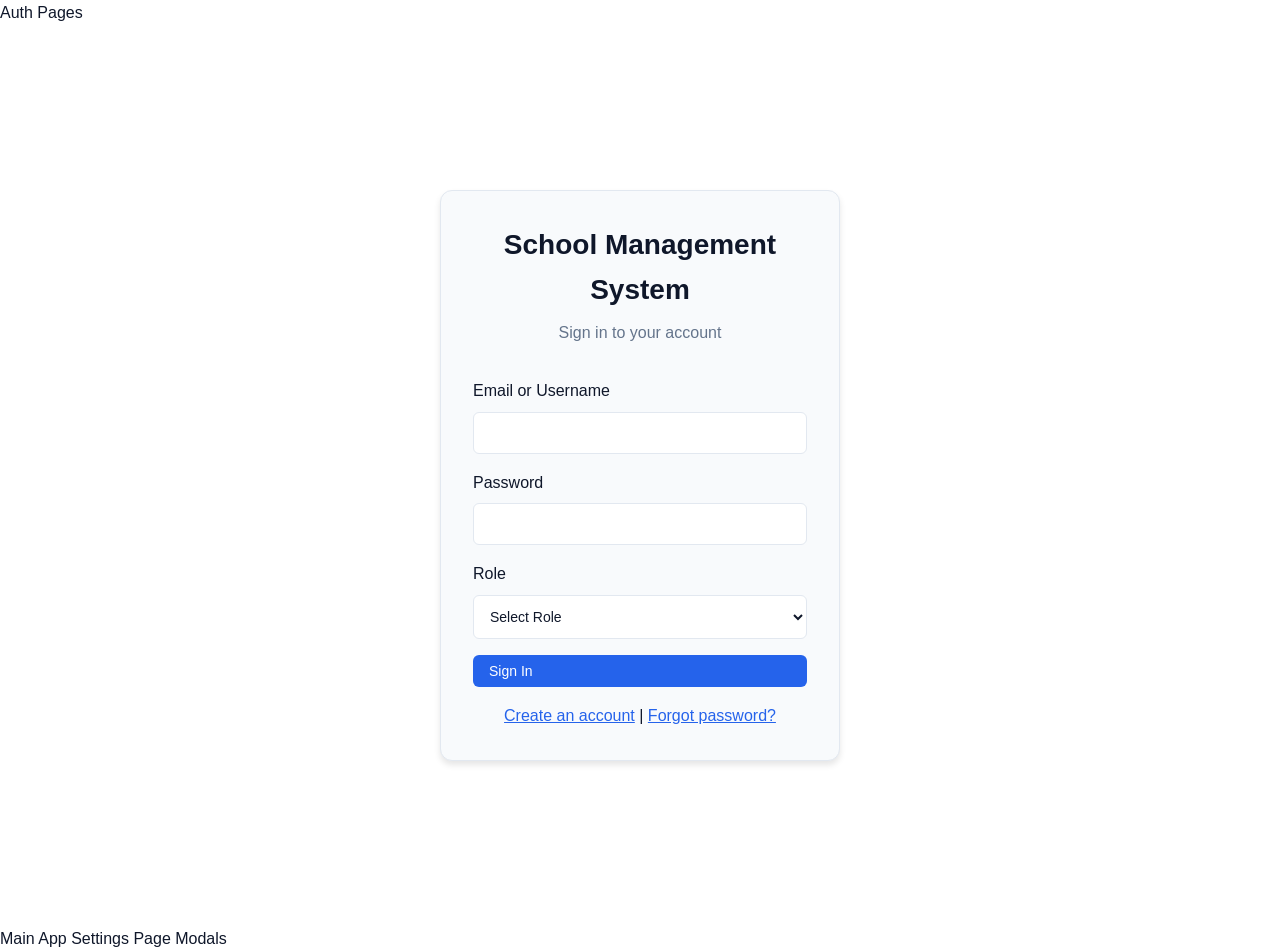
<file: index.html>
<!DOCTYPE html>
<html lang="en">
<head>
    <meta charset="UTF-8">
    <meta name="viewport" content="width=device-width, initial-scale=1.0">
    <title>School Management System</title>
    <style>
        * {
            margin: 0;
            padding: 0;
            box-sizing: border-box;
        }

        :root {
            --primary: #2563eb;
            --primary-dark: #1e40af;
            --secondary: #64748b;
            --success: #10b981;
            --danger: #ef4444;
            --warning: #f59e0b;
            --background: #ffffff;
            --surface: #f8fafc;
            --text: #0f172a;
            --text-secondary: #64748b;
            --border: #e2e8f0;
            --shadow: rgba(0, 0, 0, 0.1);
        }

        [data-theme="dark"] {
            --primary: #3b82f6;
            --primary-dark: #2563eb;
            --background: #0f172a;
            --surface: #1e293b;
            --text: #f1f5f9;
            --text-secondary: #94a3b8;
            --border: #334155;
            --shadow: rgba(0, 0, 0, 0.3);
        }

        body {
            font-family: -apple-system, BlinkMacSystemFont, 'Segoe UI', Roboto, 'Helvetica Neue', Arial, sans-serif;
            background: var(--background);
            color: var(--text);
            line-height: 1.6;
            transition: background 0.3s, color 0.3s;
        }

        .container {
            max-width: 1200px;
            margin: 0 auto;
            padding: 20px;
        }

        /* Header */
        header {
            background: var(--surface);
            border-bottom: 1px solid var(--border);
            padding: 1rem 0;
            position: sticky;
            top: 0;
            z-index: 100;
            box-shadow: 0 2px 4px var(--shadow);
        }

        .header-content {
            max-width: 1200px;
            margin: 0 auto;
            padding: 0 20px;
            display: flex;
            justify-content: space-between;
            align-items: center;
        }

        .logo {
            font-size: 1.5rem;
            font-weight: bold;
            color: var(--primary);
        }

        .header-actions {
            display: flex;
            gap: 1rem;
            align-items: center;
        }

        /* Navigation */
        nav {
            background: var(--surface);
            border-bottom: 1px solid var(--border);
            padding: 0.5rem 0;
        }

        .nav-content {
            max-width: 1200px;
            margin: 0 auto;
            padding: 0 20px;
            display: flex;
            gap: 1rem;
            overflow-x: auto;
        }

        .nav-link {
            padding: 0.5rem 1rem;
            background: none;
            border: none;
            color: var(--text-secondary);
            cursor: pointer;
            white-space: nowrap;
            border-radius: 6px;
            transition: all 0.2s;
        }

        .nav-link:hover {
            background: var(--background);
            color: var(--text);
        }

        .nav-link.active {
            background: var(--primary);
            color: white;
        }

        /* Buttons */
        .btn {
            padding: 0.5rem 1rem;
            border: none;
            border-radius: 6px;
            cursor: pointer;
            font-size: 0.875rem;
            font-weight: 500;
            transition: all 0.2s;
            display: inline-flex;
            align-items: center;
            gap: 0.5rem;
        }

        .btn-primary {
            background: var(--primary);
            color: white;
        }

        .btn-primary:hover {
            background: var(--primary-dark);
        }

        .btn-secondary {
            background: var(--secondary);
            color: white;
        }

        .btn-success {
            background: var(--success);
            color: white;
        }

        .btn-danger {
            background: var(--danger);
            color: white;
        }

        .btn-outline {
            background: transparent;
            border: 1px solid var(--border);
            color: var(--text);
        }

        /* Forms */
        .form-group {
            margin-bottom: 1rem;
        }

        label {
            display: block;
            margin-bottom: 0.5rem;
            font-weight: 500;
            color: var(--text);
        }

        input, select, textarea {
            width: 100%;
            padding: 0.75rem;
            border: 1px solid var(--border);
            border-radius: 6px;
            background: var(--background);
            color: var(--text);
            font-size: 0.875rem;
        }

        input:focus, select:focus, textarea:focus {
            outline: none;
            border-color: var(--primary);
        }

        /* Cards */
        .card {
            background: var(--surface);
            border: 1px solid var(--border);
            border-radius: 8px;
            padding: 1.5rem;
            margin-bottom: 1rem;
            box-shadow: 0 1px 3px var(--shadow);
        }

        .card-header {
            font-size: 1.25rem;
            font-weight: 600;
            margin-bottom: 1rem;
            color: var(--text);
        }

        /* Table */
        .table-container {
            overflow-x: auto;
        }

        table {
            width: 100%;
            border-collapse: collapse;
            background: var(--surface);
            border-radius: 8px;
            overflow: hidden;
        }

        th, td {
            padding: 0.75rem;
            text-align: left;
            border-bottom: 1px solid var(--border);
        }

        th {
            background: var(--background);
            font-weight: 600;
            color: var(--text);
        }

        tr:hover {
            background: var(--background);
        }

        /* Grid */
        .grid {
            display: grid;
            gap: 1rem;
            grid-template-columns: repeat(auto-fill, minmax(250px, 1fr));
        }

        .grid-2 {
            grid-template-columns: repeat(auto-fit, minmax(300px, 1fr));
        }

        /* Stats Cards */
        .stat-card {
            background: var(--surface);
            border: 1px solid var(--border);
            border-radius: 8px;
            padding: 1.5rem;
            text-align: center;
        }

        .stat-value {
            font-size: 2rem;
            font-weight: bold;
            color: var(--primary);
        }

        .stat-label {
            color: var(--text-secondary);
            margin-top: 0.5rem;
        }

        /* Auth Pages */
        .auth-container {
            min-height: 100vh;
            display: flex;
            align-items: center;
            justify-content: center;
            padding: 20px;
        }

        .auth-card {
            background: var(--surface);
            border: 1px solid var(--border);
            border-radius: 12px;
            padding: 2rem;
            width: 100%;
            max-width: 400px;
            box-shadow: 0 4px 6px var(--shadow);
        }

        .auth-header {
            text-align: center;
            margin-bottom: 2rem;
        }

        .auth-title {
            font-size: 1.75rem;
            font-weight: bold;
            margin-bottom: 0.5rem;
        }

        /* Modal */
        .modal {
            display: none;
            position: fixed;
            top: 0;
            left: 0;
            width: 100%;
            height: 100%;
            background: rgba(0, 0, 0, 0.5);
            z-index: 1000;
            align-items: center;
            justify-content: center;
        }

        .modal.active {
            display: flex;
        }

        .modal-content {
            background: var(--surface);
            border-radius: 12px;
            padding: 2rem;
            max-width: 600px;
            width: 90%;
            max-height: 90vh;
            overflow-y: auto;
        }

        .modal-header {
            display: flex;
            justify-content: space-between;
            align-items: center;
            margin-bottom: 1.5rem;
        }

        .modal-title {
            font-size: 1.5rem;
            font-weight: 600;
        }

        .close-modal {
            background: none;
            border: none;
            font-size: 1.5rem;
            cursor: pointer;
            color: var(--text-secondary);
        }

        /* Utilities */
        .hidden {
            display: none !important;
        }

        .text-center {
            text-align: center;
        }

        .mt-1 { margin-top: 0.5rem; }
        .mt-2 { margin-top: 1rem; }
        .mb-1 { margin-bottom: 0.5rem; }
        .mb-2 { margin-bottom: 1rem; }

        .flex {
            display: flex;
        }

        .flex-between {
            display: flex;
            justify-content: space-between;
            align-items: center;
        }

        .gap-1 {
            gap: 0.5rem;
        }

        .gap-2 {
            gap: 1rem;
        }

        /* Student Card */
        .student-card {
            background: var(--surface);
            border: 1px solid var(--border);
            border-radius: 8px;
            padding: 1rem;
            cursor: pointer;
            transition: all 0.2s;
        }

        .student-card:hover {
            box-shadow: 0 4px 6px var(--shadow);
            transform: translateY(-2px);
        }

        .student-photo {
            width: 80px;
            height: 80px;
            border-radius: 50%;
            object-fit: cover;
            margin: 0 auto 1rem;
            display: block;
            background: var(--border);
        }

        .student-name {
            font-weight: 600;
            text-align: center;
            margin-bottom: 0.25rem;
        }

        .student-adm {
            text-align: center;
            color: var(--text-secondary);
            font-size: 0.875rem;
        }

        /* Alert */
        .alert {
            padding: 1rem;
            border-radius: 6px;
            margin-bottom: 1rem;
        }

        .alert-success {
            background: #d1fae5;
            color: #065f46;
            border: 1px solid #10b981;
        }

        .alert-error {
            background: #fee2e2;
            color: #991b1b;
            border: 1px solid #ef4444;
        }

        .alert-info {
            background: #dbeafe;
            color: #1e40af;
            border: 1px solid #3b82f6;
        }

        /* Responsive */
        @media (max-width: 768px) {
            .header-content {
                flex-direction: column;
                gap: 1rem;
            }

            .nav-content {
                flex-wrap: wrap;
            }

            .grid {
                grid-template-columns: 1fr;
            }

            table {
                font-size: 0.875rem;
            }

            th, td {
                padding: 0.5rem;
            }
        }

        /* Loading Spinner */
        .spinner {
            border: 3px solid var(--border);
            border-top: 3px solid var(--primary);
            border-radius: 50%;
            width: 40px;
            height: 40px;
            animation: spin 1s linear infinite;
            margin: 2rem auto;
        }

        @keyframes spin {
            0% { transform: rotate(0deg); }
            100% { transform: rotate(360deg); }
        }

        /* Badge */
        .badge {
            display: inline-block;
            padding: 0.25rem 0.75rem;
            border-radius: 12px;
            font-size: 0.75rem;
            font-weight: 500;
        }

        .badge-primary {
            background: var(--primary);
            color: white;
        }

        .badge-success {
            background: var(--success);
            color: white;
        }

        .badge-warning {
            background: var(--warning);
            color: white;
        }

        .badge-danger {
            background: var(--danger);
            color: white;
        }

        /* Search Bar */
        .search-bar {
            position: relative;
            margin-bottom: 1rem;
        }

        .search-input {
            padding-left: 2.5rem;
        }

        .search-icon {
            position: absolute;
            left: 0.75rem;
            top: 50%;
            transform: translateY(-50%);
            color: var(--text-secondary);
        }

        /* Action Buttons */
        .action-buttons {
            display: flex;
            gap: 0.5rem;
            flex-wrap: wrap;
        }

        .icon-btn {
            padding: 0.5rem;
            border: none;
            background: var(--background);
            border-radius: 6px;
            cursor: pointer;
            color: var(--text);
            transition: all 0.2s;
        }

        .icon-btn:hover {
            background: var(--border);
        }
    </style>
</head>
<body>
     Auth Pages 
    <div id="loginPage" class="auth-container">
        <div class="auth-card">
            <div class="auth-header">
                <h1 class="auth-title">School Management System</h1>
                <p style="color: var(--text-secondary);">Sign in to your account</p>
            </div>
            <form id="loginForm">
                <div class="form-group">
                    <label>Email or Username</label>
                    <input type="text" id="loginEmail" required>
                </div>
                <div class="form-group">
                    <label>Password</label>
                    <input type="password" id="loginPassword" required>
                </div>
                <div class="form-group">
                    <label>Role</label>
                    <select id="loginRole" required>
                        <option value="">Select Role</option>
                        <option value="admin">Admin</option>
                        <option value="dos_social">DoS Social Affairs</option>
                        <option value="finance">Finance</option>
                        <option value="dos_exam">DoS Exam</option>
                        <option value="teacher">Teacher</option>
                        <option value="student">Student</option>
                    </select>
                </div>
                <button type="submit" class="btn btn-primary" style="width: 100%;">Sign In</button>
                <div class="text-center mt-2">
                    <a href="#" onclick="showPage('signupPage')" style="color: var(--primary);">Create an account</a> |
                    <a href="#" onclick="showPage('resetPasswordPage')" style="color: var(--primary);">Forgot password?</a>
                </div>
            </form>
        </div>
    </div>

    <div id="signupPage" class="auth-container hidden">
        <div class="auth-card">
            <div class="auth-header">
                <h1 class="auth-title">Create Account</h1>
                <p style="color: var(--text-secondary);">Sign up for a new account</p>
            </div>
            <form id="signupForm">
                <div class="form-group">
                    <label>Full Name</label>
                    <input type="text" id="signupName" required>
                </div>
                <div class="form-group">
                    <label>Email</label>
                    <input type="email" id="signupEmail" required>
                </div>
                <div class="form-group">
                    <label>Username</label>
                    <input type="text" id="signupUsername" required>
                </div>
                <div class="form-group">
                    <label>Password</label>
                    <input type="password" id="signupPassword" required>
                </div>
                <div class="form-group">
                    <label>Confirm Password</label>
                    <input type="password" id="signupConfirmPassword" required>
                </div>
                <div class="form-group">
                    <label>Role</label>
                    <select id="signupRole" required>
                        <option value="">Select Role</option>
                        <option value="admin">Admin</option>
                        <option value="dos_social">DoS Social Affairs</option>
                        <option value="finance">Finance</option>
                        <option value="dos_exam">DoS Exam</option>
                        <option value="teacher">Teacher</option>
                        <option value="student">Student</option>
                    </select>
                </div>
                <button type="submit" class="btn btn-primary" style="width: 100%;">Create Account</button>
                <div class="text-center mt-2">
                    <a href="#" onclick="showPage('loginPage')" style="color: var(--primary);">Already have an account? Sign in</a>
                </div>
            </form>
        </div>
    </div>

    <div id="resetPasswordPage" class="auth-container hidden">
        <div class="auth-card">
            <div class="auth-header">
                <h1 class="auth-title">Reset Password</h1>
                <p style="color: var(--text-secondary);">Enter your email to reset password</p>
            </div>
            <form id="resetPasswordForm">
                <div class="form-group">
                    <label>Email</label>
                    <input type="email" id="resetEmail" required>
                </div>
                <button type="submit" class="btn btn-primary" style="width: 100%;">Send Reset Link</button>
                <div class="text-center mt-2">
                    <a href="#" onclick="showPage('loginPage')" style="color: var(--primary);">Back to login</a>
                </div>
            </form>
        </div>
    </div>

     Main App 
    <div id="mainApp" class="hidden">
        <header>
            <div class="header-content">
                <div class="logo">School Management System</div>
                <div class="header-actions">
                    <span id="userNameDisplay"></span>
                    <button class="btn btn-outline" onclick="toggleTheme()">🌓 Theme</button>
                    <button class="btn btn-outline" onclick="showPage('settingsPage')">⚙️ Settings</button>
                    <button class="btn btn-danger" onclick="logout()">Logout</button>
                </div>
            </div>
        </header>

        <nav id="mainNav">
            <div class="nav-content">
                <button class="nav-link active" onclick="showView('dashboard')">Dashboard</button>
                <button class="nav-link" onclick="showView('grade7')">Grade 7</button>
                <button class="nav-link" onclick="showView('grade8')">Grade 8</button>
                <button class="nav-link" onclick="showView('grade9')">Grade 9</button>
                <button class="nav-link" onclick="showView('addStudent')">Add Student</button>
                <button class="nav-link" onclick="showView('exams')">Exams</button>
                <button class="nav-link" onclick="showView('payments')">Payments</button>
                <button class="nav-link" onclick="showView('promotion')">Promotion</button>
                <button class="nav-link" onclick="showView('clubs')">Clubs</button>
                <button class="nav-link" onclick="showView('notes')">Notes</button>
                <button class="nav-link" onclick="showView('reportCards')">Report Cards</button>
            </div>
        </nav>

        <div class="container">
             Dashboard View 
            <div id="dashboardView" class="view">
                <h2 class="mb-2">Dashboard</h2>
                <div class="grid">
                    <div class="stat-card">
                        <div class="stat-value" id="totalStudents">0</div>
                        <div class="stat-label">Total Students</div>
                    </div>
                    <div class="stat-card">
                        <div class="stat-value" id="grade7Count">0</div>
                        <div class="stat-label">Grade 7 Students</div>
                    </div>
                    <div class="stat-card">
                        <div class="stat-value" id="grade8Count">0</div>
                        <div class="stat-label">Grade 8 Students</div>
                    </div>
                    <div class="stat-card">
                        <div class="stat-value" id="grade9Count">0</div>
                        <div class="stat-label">Grade 9 Students</div>
                    </div>
                </div>

                <div class="card mt-2">
                    <div class="card-header">Recent Activities</div>
                    <div id="recentActivities">
                        <p style="color: var(--text-secondary);">No recent activities</p>
                    </div>
                </div>
            </div>

             Grade 7 View 
            <div id="grade7View" class="view hidden">
                <div class="flex-between mb-2">
                    <h2>Grade 7 Students</h2>
                    <button class="btn btn-primary" onclick="showView('addStudent')">+ Add Student</button>
                </div>
                <div class="search-bar">
                    <span class="search-icon">🔍</span>
                    <input type="text" class="search-input" placeholder="Search students..." onkeyup="filterStudents(7, this.value)">
                </div>
                <div id="grade7Students" class="grid"></div>
            </div>

             Grade 8 View 
            <div id="grade8View" class="view hidden">
                <div class="flex-between mb-2">
                    <h2>Grade 8 Students</h2>
                    <button class="btn btn-primary" onclick="showView('addStudent')">+ Add Student</button>
                </div>
                <div class="search-bar">
                    <span class="search-icon">🔍</span>
                    <input type="text" class="search-input" placeholder="Search students..." onkeyup="filterStudents(8, this.value)">
                </div>
                <div id="grade8Students" class="grid"></div>
            </div>

             Grade 9 View 
            <div id="grade9View" class="view hidden">
                <div class="flex-between mb-2">
                    <h2>Grade 9 Students</h2>
                    <button class="btn btn-primary" onclick="showView('addStudent')">+ Add Student</button>
                </div>
                <div class="search-bar">
                    <span class="search-icon">🔍</span>
                    <input type="text" class="search-input" placeholder="Search students..." onkeyup="filterStudents(9, this.value)">
                </div>
                <div id="grade9Students" class="grid"></div>
            </div>

             Add Student View 
            <div id="addStudentView" class="view hidden">
                <h2 class="mb-2">Add New Student</h2>
                <div class="card">
                    <form id="addStudentForm">
                        <div class="grid-2">
                            <div class="form-group">
                                <label>First Name *</label>
                                <input type="text" id="studentFirstName" required>
                            </div>
                            <div class="form-group">
                                <label>Last Name *</label>
                                <input type="text" id="studentLastName" required>
                            </div>
                            <div class="form-group">
                                <label>Date of Birth *</label>
                                <input type="date" id="studentDOB" required>
                            </div>
                            <div class="form-group">
                                <label>Gender *</label>
                                <select id="studentGender" required>
                                    <option value="">Select Gender</option>
                                    <option value="Male">Male</option>
                                    <option value="Female">Female</option>
                                </select>
                            </div>
                            <div class="form-group">
                                <label>Grade *</label>
                                <select id="studentGrade" required>
                                    <option value="">Select Grade</option>
                                    <option value="7">Grade 7</option>
                                    <option value="8">Grade 8</option>
                                    <option value="9">Grade 9</option>
                                </select>
                            </div>
                            <div class="form-group">
                                <label>Photo URL</label>
                                <input type="url" id="studentPhoto" placeholder="https://example.com/photo.jpg">
                            </div>
                            <div class="form-group">
                                <label>Parent/Guardian Name</label>
                                <input type="text" id="studentParent">
                            </div>
                            <div class="form-group">
                                <label>Parent Contact</label>
                                <input type="tel" id="studentParentContact">
                            </div>
                            <div class="form-group">
                                <label>Address</label>
                                <input type="text" id="studentAddress">
                            </div>
                            <div class="form-group">
                                <label>Email</label>
                                <input type="email" id="studentEmail">
                            </div>
                        </div>
                        <div class="flex gap-1 mt-2">
                            <button type="submit" class="btn btn-primary">Add Student</button>
                            <button type="button" class="btn btn-outline" onclick="document.getElementById('addStudentForm').reset()">Clear</button>
                        </div>
                    </form>
                </div>
            </div>

             Exams View 
            <div id="examsView" class="view hidden">
                <div class="flex-between mb-2">
                    <h2>Exam Management</h2>
                    <button class="btn btn-primary" onclick="openAddExamModal()">+ Add Exam</button>
                </div>
                <div class="card">
                    <div class="form-group">
                        <label>Select Grade</label>
                        <select id="examGradeFilter" onchange="loadExams()">
                            <option value="7">Grade 7</option>
                            <option value="8">Grade 8</option>
                            <option value="9">Grade 9</option>
                        </select>
                    </div>
                </div>
                <div id="examsList"></div>
            </div>

             Payments View 
            <div id="paymentsView" class="view hidden">
                <h2 class="mb-2">Payment Management</h2>
                <div class="card">
                    <div class="grid-2">
                        <div class="form-group">
                            <label>Select Grade</label>
                            <select id="paymentGradeFilter" onchange="loadPayments()">
                                <option value="7">Grade 7</option>
                                <option value="8">Grade 8</option>
                                <option value="9">Grade 9</option>
                            </select>
                        </div>
                        <div class="form-group">
                            <label>Fee Type</label>
                            <select id="paymentFeeFilter" onchange="loadPayments()">
                                <option value="all">All Fees</option>
                                <option value="tuition">Tuition</option>
                                <option value="lunch">Lunch</option>
                                <option value="school_fees">School Fees</option>
                                <option value="transport">Transport</option>
                                <option value="uniform">Uniform</option>
                            </select>
                        </div>
                    </div>
                    <button class="btn btn-success" onclick="exportPayments()">📊 Export to Excel</button>
                </div>
                <div id="paymentsList" class="table-container"></div>
            </div>

             Promotion View 
            <div id="promotionView" class="view hidden">
                <h2 class="mb-2">Student Promotion</h2>
                <div class="card">
                    <div class="card-header">Promote Students</div>
                    <div class="form-group">
                        <label>From Grade</label>
                        <select id="promoteFromGrade">
                            <option value="7">Grade 7</option>
                            <option value="8">Grade 8</option>
                            <option value="9">Grade 9</option>
                        </select>
                    </div>
                    <div class="form-group">
                        <label>To Grade</label>
                        <select id="promoteToGrade">
                            <option value="8">Grade 8</option>
                            <option value="9">Grade 9</option>
                            <option value="graduated">Graduated</option>
                        </select>
                    </div>
                    <button class="btn btn-primary" onclick="promoteStudents()">Promote All Students</button>
                </div>

                <div class="card mt-2">
                    <div class="card-header">Graduated Students</div>
                    <div class="form-group">
                        <label>Select Year</label>
                        <select id="graduatedYearFilter" onchange="loadGraduatedStudents()">
                            <option value="2024">2024</option>
                            <option value="2023">2023</option>
                            <option value="2022">2022</option>
                        </select>
                    </div>
                    <div id="graduatedStudentsList"></div>
                </div>
            </div>

             Clubs View 
            <div id="clubsView" class="view hidden">
                <div class="flex-between mb-2">
                    <h2>Clubs & Activities</h2>
                    <button class="btn btn-primary" onclick="openAddClubModal()">+ Add Club</button>
                </div>
                <div id="clubsList" class="grid"></div>
            </div>

             Notes View 
            <div id="notesView" class="view hidden">
                <div class="flex-between mb-2">
                    <h2>Study Notes</h2>
                    <button class="btn btn-primary" onclick="openAddNoteModal()">+ Upload Note</button>
                </div>
                <div class="card">
                    <div class="form-group">
                        <label>Filter by Grade</label>
                        <select id="notesGradeFilter" onchange="loadNotes()">
                            <option value="all">All Grades</option>
                            <option value="7">Grade 7</option>
                            <option value="8">Grade 8</option>
                            <option value="9">Grade 9</option>
                        </select>
                    </div>
                </div>
                <div id="notesList"></div>
            </div>

             Report Cards View 
            <div id="reportCardsView" class="view hidden">
                <h2 class="mb-2">Report Card Generator</h2>
                <div class="card">
                    <div class="card-header">Upload Excel File</div>
                    <p style="color: var(--text-secondary); margin-bottom: 1rem;">Upload an Excel file with student marks to generate report cards</p>
                    <div class="form-group">
                        <label>Select Grade</label>
                        <select id="reportCardGrade">
                            <option value="7">Grade 7</option>
                            <option value="8">Grade 8</option>
                            <option value="9">Grade 9</option>
                        </select>
                    </div>
                    <div class="form-group">
                        <label>Excel File</label>
                        <input type="file" id="reportCardFile" accept=".xlsx,.xls,.csv">
                    </div>
                    <button class="btn btn-primary" onclick="generateReportCards()">Generate Report Cards</button>
                </div>
                <div id="reportCardsList" class="mt-2"></div>
            </div>
        </div>
    </div>

     Settings Page 
    <div id="settingsPage" class="hidden">
        <header>
            <div class="header-content">
                <div class="logo">Settings</div>
                <button class="btn btn-outline" onclick="showMainApp()">← Back to Dashboard</button>
            </div>
        </header>
        <div class="container">
            <div class="card">
                <div class="card-header">Account Settings</div>
                <form id="updateProfileForm">
                    <div class="form-group">
                        <label>Full Name</label>
                        <input type="text" id="settingsName">
                    </div>
                    <div class="form-group">
                        <label>Email</label>
                        <input type="email" id="settingsEmail">
                    </div>
                    <button type="submit" class="btn btn-primary">Update Profile</button>
                </form>
            </div>

            <div class="card mt-2">
                <div class="card-header">Change Password</div>
                <form id="changePasswordForm">
                    <div class="form-group">
                        <label>Current Password</label>
                        <input type="password" id="currentPassword" required>
                    </div>
                    <div class="form-group">
                        <label>New Password</label>
                        <input type="password" id="newPassword" required>
                    </div>
                    <div class="form-group">
                        <label>Confirm New Password</label>
                        <input type="password" id="confirmNewPassword" required>
                    </div>
                    <button type="submit" class="btn btn-primary">Change Password</button>
                </form>
            </div>

            <div class="card mt-2">
                <div class="card-header">Theme</div>
                <button class="btn btn-outline" onclick="toggleTheme()">Toggle Dark/Light Mode</button>
            </div>

            <div class="card mt-2">
                <div class="card-header">Danger Zone</div>
                <button class="btn btn-danger" onclick="deleteAccount()">Delete Account</button>
            </div>
        </div>
    </div>

     Modals 
    <div id="addExamModal" class="modal">
        <div class="modal-content">
            <div class="modal-header">
                <h3 class="modal-title">Add New Exam</h3>
                <button class="close-modal" onclick="closeModal('addExamModal')">×</button>
            </div>
            <form id="addExamForm">
                <div class="form-group">
                    <label>Exam Name *</label>
                    <input type="text" id="examName" required>
                </div>
                <div class="form-group">
                    <label>Grade *</label>
                    <select id="examGrade" required>
                        <option value="7">Grade 7</option>
                        <option value="8">Grade 8</option>
                        <option value="9">Grade 9</option>
                    </select>
                </div>
                <div class="form-group">
                    <label>Subject *</label>
                    <input type="text" id="examSubject" required>
                </div>
                <div class="form-group">
                    <label>Date *</label>
                    <input type="date" id="examDate" required>
                </div>
                <div class="form-group">
                    <label>Total Marks *</label>
                    <input type="number" id="examTotalMarks" required>
                </div>
                <button type="submit" class="btn btn-primary">Add Exam</button>
            </form>
        </div>
    </div>

    <div id="addClubModal" class="modal">
        <div class="modal-content">
            <div class="modal-header">
                <h3 class="modal-title">Add New Club</h3>
                <button class="close-modal" onclick="closeModal('addClubModal')">×</button>
            </div>
            <form id="addClubForm">
                <div class="form-group">
                    <label>Club Name *</label>
                    <input type="text" id="clubName" required>
                </div>
                <div class="form-group">
                    <label>Description</label>
                    <textarea id="clubDescription" rows="3"></textarea>
                </div>
                <div class="form-group">
                    <label>Teacher In-Charge</label>
                    <input type="text" id="clubTeacher">
                </div>
                <button type="submit" class="btn btn-primary">Add Club</button>
            </form>
        </div>
    </div>

    <div id="addNoteModal" class="modal">
        <div class="modal-content">
            <div class="modal-header">
                <h3 class="modal-title">Upload Study Note</h3>
                <button class="close-modal" onclick="closeModal('addNoteModal')">×</button>
            </div>
            <form id="addNoteForm">
                <div class="form-group">
                    <label>Title *</label>
                    <input type="text" id="noteTitle" required>
                </div>
                <div class="form-group">
                    <label>Grade *</label>
                    <select id="noteGrade" required>
                        <option value="7">Grade 7</option>
                        <option value="8">Grade 8</option>
                        <option value="9">Grade 9</option>
                    </select>
                </div>
                <div class="form-group">
                    <label>Subject *</label>
                    <input type="text" id="noteSubject" required>
                </div>
                <div class="form-group">
                    <label>File Type *</label>
                    <select id="noteType" required>
                        <option value="pdf">PDF</option>
                        <option value="image">Image</option>
                        <option value="video">Video</option>
                        <option value="text">Text</option>
                    </select>
                </div>
                <div class="form-group">
                    <label>File URL *</label>
                    <input type="url" id="noteUrl" required placeholder="https://example.com/file.pdf">
                </div>
                <button type="submit" class="btn btn-primary">Upload Note</button>
            </form>
        </div>
    </div>

    <div id="studentDetailModal" class="modal">
        <div class="modal-content">
            <div class="modal-header">
                <h3 class="modal-title">Student Details</h3>
                <button class="close-modal" onclick="closeModal('studentDetailModal')">×</button>
            </div>
            <div id="studentDetailContent"></div>
        </div>
    </div>

    <script>
        // Initialize Data Storage
        function initStorage() {
            if (!localStorage.getItem('users')) {
                localStorage.setItem('users', JSON.stringify([]));
            }
            if (!localStorage.getItem('students')) {
                localStorage.setItem('students', JSON.stringify([]));
            }
            if (!localStorage.getItem('exams')) {
                localStorage.setItem('exams', JSON.stringify([]));
            }
            if (!localStorage.getItem('payments')) {
                localStorage.setItem('payments', JSON.stringify([]));
            }
            if (!localStorage.getItem('clubs')) {
                localStorage.setItem('clubs', JSON.stringify([]));
            }
            if (!localStorage.getItem('notes')) {
                localStorage.setItem('notes', JSON.stringify([]));
            }
            if (!localStorage.getItem('graduatedStudents')) {
                localStorage.setItem('graduatedStudents', JSON.stringify([]));
            }
            if (!localStorage.getItem('currentUser')) {
                localStorage.setItem('currentUser', null);
            }
        }

        // Authentication Functions
        function showPage(pageId) {
            document.querySelectorAll('.auth-container, #mainApp, #settingsPage').forEach(el => {
                el.classList.add('hidden');
            });
            document.getElementById(pageId).classList.remove('hidden');
        }

        function showMainApp() {
            showPage('mainApp');
            showView('dashboard');
        }

        function showView(viewName) {
            document.querySelectorAll('.view').forEach(view => {
                view.classList.add('hidden');
            });
            document.getElementById(viewName + 'View').classList.remove('hidden');
            
            document.querySelectorAll('.nav-link').forEach(link => {
                link.classList.remove('active');
            });
            event.target.classList.add('active');

            // Load data for specific views
            if (viewName === 'grade7') loadGradeStudents(7);
            if (viewName === 'grade8') loadGradeStudents(8);
            if (viewName === 'grade9') loadGradeStudents(9);
            if (viewName === 'exams') loadExams();
            if (viewName === 'payments') loadPayments();
            if (viewName === 'clubs') loadClubs();
            if (viewName === 'notes') loadNotes();
            if (viewName === 'dashboard') loadDashboard();
        }

        // Login Form
        document.getElementById('loginForm').addEventListener('submit', function(e) {
            e.preventDefault();
            const email = document.getElementById('loginEmail').value;
            const password = document.getElementById('loginPassword').value;
            const role = document.getElementById('loginRole').value;

            const users = JSON.parse(localStorage.getItem('users'));
            const user = users.find(u => 
                (u.email === email || u.username === email) && 
                u.password === password && 
                u.role === role
            );

            if (user) {
                localStorage.setItem('currentUser', JSON.stringify(user));
                document.getElementById('userNameDisplay').textContent = user.name;
                showMainApp();
                showAlert('success', 'Login successful!');
            } else {
                showAlert('error', 'Invalid credentials or role');
            }
        });

        // Signup Form
        document.getElementById('signupForm').addEventListener('submit', function(e) {
            e.preventDefault();
            const name = document.getElementById('signupName').value;
            const email = document.getElementById('signupEmail').value;
            const username = document.getElementById('signupUsername').value;
            const password = document.getElementById('signupPassword').value;
            const confirmPassword = document.getElementById('signupConfirmPassword').value;
            const role = document.getElementById('signupRole').value;

            if (password !== confirmPassword) {
                showAlert('error', 'Passwords do not match');
                return;
            }

            const users = JSON.parse(localStorage.getItem('users'));
            
            if (users.find(u => u.email === email || u.username === username)) {
                showAlert('error', 'User already exists');
                return;
            }

            users.push({ name, email, username, password, role });
            localStorage.setItem('users', JSON.stringify(users));
            showAlert('success', 'Account created successfully!');
            showPage('loginPage');
        });

        // Reset Password Form
        document.getElementById('resetPasswordForm').addEventListener('submit', function(e) {
            e.preventDefault();
            const email = document.getElementById('resetEmail').value;
            showAlert('success', 'Password reset link sent to ' + email);
            setTimeout(() => showPage('loginPage'), 2000);
        });

        // Add Student Form
        document.getElementById('addStudentForm').addEventListener('submit', function(e) {
            e.preventDefault();
            
            const students = JSON.parse(localStorage.getItem('students'));
            const admNumber = 'ADM' + String(students.length + 1).padStart(4, '0');
            
            const student = {
                admNumber,
                firstName: document.getElementById('studentFirstName').value,
                lastName: document.getElementById('studentLastName').value,
                dob: document.getElementById('studentDOB').value,
                gender: document.getElementById('studentGender').value,
                grade: document.getElementById('studentGrade').value,
                photo: document.getElementById('studentPhoto').value || '/placeholder.svg?height=80&width=80',
                parent: document.getElementById('studentParent').value,
                parentContact: document.getElementById('studentParentContact').value,
                address: document.getElementById('studentAddress').value,
                email: document.getElementById('studentEmail').value,
                createdAt: new Date().toISOString()
            };

            students.push(student);
            localStorage.setItem('students', JSON.stringify(students));
            
            // Initialize payment record
            const payments = JSON.parse(localStorage.getItem('payments'));
            payments.push({
                admNumber,
                tuition: 0,
                lunch: 0,
                schoolFees: 0,
                transport: 0,
                uniform: 0
            });
            localStorage.setItem('payments', JSON.stringify(payments));

            showAlert('success', 'Student added successfully! Admission Number: ' + admNumber);
            document.getElementById('addStudentForm').reset();
            loadDashboard();
        });

        // Load Dashboard
        function loadDashboard() {
            const students = JSON.parse(localStorage.getItem('students'));
            const grade7 = students.filter(s => s.grade === '7').length;
            const grade8 = students.filter(s => s.grade === '8').length;
            const grade9 = students.filter(s => s.grade === '9').length;

            document.getElementById('totalStudents').textContent = students.length;
            document.getElementById('grade7Count').textContent = grade7;
            document.getElementById('grade8Count').textContent = grade8;
            document.getElementById('grade9Count').textContent = grade9;
        }

        // Load Grade Students
        function loadGradeStudents(grade) {
            const students = JSON.parse(localStorage.getItem('students'));
            const gradeStudents = students.filter(s => s.grade === String(grade));
            const container = document.getElementById('grade' + grade + 'Students');
            
            if (gradeStudents.length === 0) {
                container.innerHTML = '<p style="color: var(--text-secondary);">No students in this grade</p>';
                return;
            }

            container.innerHTML = gradeStudents.map(student => `
                <div class="student-card" onclick="viewStudentDetail('${student.admNumber}')">
                    <img src="${student.photo}" alt="${student.firstName}" class="student-photo" onerror="this.src='/placeholder.svg?height=80&width=80'">
                    <div class="student-name">${student.firstName} ${student.lastName}</div>
                    <div class="student-adm">${student.admNumber}</div>
                </div>
            `).join('');
        }

        // Filter Students
        function filterStudents(grade, query) {
            const students = JSON.parse(localStorage.getItem('students'));
            const gradeStudents = students.filter(s => 
                s.grade === String(grade) && 
                (s.firstName.toLowerCase().includes(query.toLowerCase()) ||
                 s.lastName.toLowerCase().includes(query.toLowerCase()) ||
                 s.admNumber.toLowerCase().includes(query.toLowerCase()))
            );
            
            const container = document.getElementById('grade' + grade + 'Students');
            
            if (gradeStudents.length === 0) {
                container.innerHTML = '<p style="color: var(--text-secondary);">No students found</p>';
                return;
            }

            container.innerHTML = gradeStudents.map(student => `
                <div class="student-card" onclick="viewStudentDetail('${student.admNumber}')">
                    <img src="${student.photo}" alt="${student.firstName}" class="student-photo" onerror="this.src='/placeholder.svg?height=80&width=80'">
                    <div class="student-name">${student.firstName} ${student.lastName}</div>
                    <div class="student-adm">${student.admNumber}</div>
                </div>
            `).join('');
        }

        // View Student Detail
        function viewStudentDetail(admNumber) {
            const students = JSON.parse(localStorage.getItem('students'));
            const student = students.find(s => s.admNumber === admNumber);
            const payments = JSON.parse(localStorage.getItem('payments'));
            const payment = payments.find(p => p.admNumber === admNumber);

            const content = `
                <div style="text-align: center; margin-bottom: 1rem;">
                    <img src="${student.photo}" alt="${student.firstName}" style="width: 120px; height: 120px; border-radius: 50%; object-fit: cover;" onerror="this.src='/placeholder.svg?height=120&width=120'">
                </div>
                <h3 style="text-align: center; margin-bottom: 1rem;">${student.firstName} ${student.lastName}</h3>
                <div style="display: grid; gap: 0.5rem;">
                    <p><strong>Admission Number:</strong> ${student.admNumber}</p>
                    <p><strong>Grade:</strong> ${student.grade}</p>
                    <p><strong>Gender:</strong> ${student.gender}</p>
                    <p><strong>Date of Birth:</strong> ${student.dob}</p>
                    <p><strong>Email:</strong> ${student.email || 'N/A'}</p>
                    <p><strong>Parent/Guardian:</strong> ${student.parent || 'N/A'}</p>
                    <p><strong>Parent Contact:</strong> ${student.parentContact || 'N/A'}</p>
                    <p><strong>Address:</strong> ${student.address || 'N/A'}</p>
                </div>
                ${payment ? `
                    <div style="margin-top: 1.5rem;">
                        <h4 style="margin-bottom: 0.5rem;">Payment Status</h4>
                        <div style="display: grid; gap: 0.5rem;">
                            <p><strong>Tuition:</strong> ${payment.tuition}%</p>
                            <p><strong>Lunch:</strong> ${payment.lunch}%</p>
                            <p><strong>School Fees:</strong> ${payment.schoolFees}%</p>
                            <p><strong>Transport:</strong> ${payment.transport}%</p>
                            <p><strong>Uniform:</strong> ${payment.uniform}%</p>
                        </div>
                    </div>
                ` : ''}
                <div style="margin-top: 1.5rem; display: flex; gap: 0.5rem;">
                    <button class="btn btn-primary" onclick="editStudent('${admNumber}')">Edit</button>
                    <button class="btn btn-danger" onclick="deleteStudent('${admNumber}')">Delete</button>
                </div>
            `;

            document.getElementById('studentDetailContent').innerHTML = content;
            openModal('studentDetailModal');
        }

        // Edit Student
        function editStudent(admNumber) {
            closeModal('studentDetailModal');
            showAlert('info', 'Edit functionality - Update student details here');
        }

        // Delete Student
        function deleteStudent(admNumber) {
            if (confirm('Are you sure you want to delete this student?')) {
                let students = JSON.parse(localStorage.getItem('students'));
                students = students.filter(s => s.admNumber !== admNumber);
                localStorage.setItem('students', JSON.stringify(students));
                
                let payments = JSON.parse(localStorage.getItem('payments'));
                payments = payments.filter(p => p.admNumber !== admNumber);
                localStorage.setItem('payments', JSON.stringify(payments));
                
                closeModal('studentDetailModal');
                showAlert('success', 'Student deleted successfully');
                loadDashboard();
                loadGradeStudents(7);
                loadGradeStudents(8);
                loadGradeStudents(9);
            }
        }

        // Exam Management
        function openAddExamModal() {
            openModal('addExamModal');
        }

        document.getElementById('addExamForm').addEventListener('submit', function(e) {
            e.preventDefault();
            
            const exams = JSON.parse(localStorage.getItem('exams'));
            const exam = {
                id: Date.now(),
                name: document.getElementById('examName').value,
                grade: document.getElementById('examGrade').value,
                subject: document.getElementById('examSubject').value,
                date: document.getElementById('examDate').value,
                totalMarks: document.getElementById('examTotalMarks').value,
                createdAt: new Date().toISOString()
            };

            exams.push(exam);
            localStorage.setItem('exams', JSON.stringify(exams));
            
            closeModal('addExamModal');
            showAlert('success', 'Exam added successfully!');
            document.getElementById('addExamForm').reset();
            loadExams();
        });

        function loadExams() {
            const grade = document.getElementById('examGradeFilter').value;
            const exams = JSON.parse(localStorage.getItem('exams'));
            const gradeExams = exams.filter(e => e.grade === grade);
            
            const container = document.getElementById('examsList');
            
            if (gradeExams.length === 0) {
                container.innerHTML = '<div class="card"><p style="color: var(--text-secondary);">No exams found for this grade</p></div>';
                return;
            }

            container.innerHTML = gradeExams.map(exam => `
                <div class="card">
                    <div class="flex-between">
                        <div>
                            <h3>${exam.name}</h3>
                            <p style="color: var(--text-secondary);">${exam.subject} - Grade ${exam.grade}</p>
                            <p style="color: var(--text-secondary);">Date: ${exam.date} | Total Marks: ${exam.totalMarks}</p>
                        </div>
                        <div class="action-buttons">
                            <button class="btn btn-primary" onclick="viewExamMarks(${exam.id})">View Marks</button>
                            <button class="btn btn-success" onclick="exportExamToExcel(${exam.id})">Export</button>
                            <button class="btn btn-danger" onclick="deleteExam(${exam.id})">Delete</button>
                        </div>
                    </div>
                </div>
            `).join('');
        }

        function viewExamMarks(examId) {
            showAlert('info', 'View exam marks functionality');
        }

        function exportExamToExcel(examId) {
            showAlert('success', 'Exam data exported to Excel');
        }

        function deleteExam(examId) {
            if (confirm('Are you sure you want to delete this exam?')) {
                let exams = JSON.parse(localStorage.getItem('exams'));
                exams = exams.filter(e => e.id !== examId);
                localStorage.setItem('exams', JSON.stringify(exams));
                showAlert('success', 'Exam deleted successfully');
                loadExams();
            }
        }

        // Payment Management
        function loadPayments() {
            const grade = document.getElementById('paymentGradeFilter').value;
            const feeType = document.getElementById('paymentFeeFilter').value;
            
            const students = JSON.parse(localStorage.getItem('students'));
            const payments = JSON.parse(localStorage.getItem('payments'));
            
            const gradeStudents = students.filter(s => s.grade === grade);
            
            const container = document.getElementById('paymentsList');
            
            if (gradeStudents.length === 0) {
                container.innerHTML = '<p style="color: var(--text-secondary);">No students in this grade</p>';
                return;
            }

            let tableHTML = `
                <table>
                    <thead>
                        <tr>
                            <th>Adm No</th>
                            <th>Name</th>
                            ${feeType === 'all' || feeType === 'tuition' ? '<th>Tuition</th>' : ''}
                            ${feeType === 'all' || feeType === 'lunch' ? '<th>Lunch</th>' : ''}
                            ${feeType === 'all' || feeType === 'school_fees' ? '<th>School Fees</th>' : ''}
                            ${feeType === 'all' || feeType === 'transport' ? '<th>Transport</th>' : ''}
                            ${feeType === 'all' || feeType === 'uniform' ? '<th>Uniform</th>' : ''}
                            <th>Actions</th>
                        </tr>
                    </thead>
                    <tbody>
            `;

            gradeStudents.forEach(student => {
                const payment = payments.find(p => p.admNumber === student.admNumber) || {
                    tuition: 0, lunch: 0, schoolFees: 0, transport: 0, uniform: 0
                };

                tableHTML += `
                    <tr>
                        <td>${student.admNumber}</td>
                        <td>${student.firstName} ${student.lastName}</td>
                        ${feeType === 'all' || feeType === 'tuition' ? `<td>${payment.tuition}%</td>` : ''}
                        ${feeType === 'all' || feeType === 'lunch' ? `<td>${payment.lunch}%</td>` : ''}
                        ${feeType === 'all' || feeType === 'school_fees' ? `<td>${payment.schoolFees}%</td>` : ''}
                        ${feeType === 'all' || feeType === 'transport' ? `<td>${payment.transport}%</td>` : ''}
                        ${feeType === 'all' || feeType === 'uniform' ? `<td>${payment.uniform}%</td>` : ''}
                        <td>
                            <button class="btn btn-primary" onclick="updatePayment('${student.admNumber}')">Update</button>
                        </td>
                    </tr>
                `;
            });

            tableHTML += '</tbody></table>';
            container.innerHTML = tableHTML;
        }

        function updatePayment(admNumber) {
            const newValue = prompt('Enter payment percentage (0-100):');
            if (newValue !== null && !isNaN(newValue) && newValue >= 0 && newValue <= 100) {
                showAlert('success', 'Payment updated successfully');
                loadPayments();
            }
        }

        function exportPayments() {
            showAlert('success', 'Payment data exported to Excel');
        }

        // Promotion
        function promoteStudents() {
            const fromGrade = document.getElementById('promoteFromGrade').value;
            const toGrade = document.getElementById('promoteToGrade').value;

            if (confirm(`Promote all students from Grade ${fromGrade} to ${toGrade === 'graduated' ? 'Graduated' : 'Grade ' + toGrade}?`)) {
                let students = JSON.parse(localStorage.getItem('students'));
                const toPromote = students.filter(s => s.grade === fromGrade);

                if (toGrade === 'graduated') {
                    const graduated = JSON.parse(localStorage.getItem('graduatedStudents'));
                    toPromote.forEach(student => {
                        graduated.push({
                            ...student,
                            graduationYear: new Date().getFullYear()
                        });
                    });
                    localStorage.setItem('graduatedStudents', JSON.stringify(graduated));
                    students = students.filter(s => s.grade !== fromGrade);
                } else {
                    students = students.map(s => 
                        s.grade === fromGrade ? { ...s, grade: toGrade } : s
                    );
                }

                localStorage.setItem('students', JSON.stringify(students));
                showAlert('success', `${toPromote.length} students promoted successfully!`);
                loadDashboard();
            }
        }

        function loadGraduatedStudents() {
            const year = document.getElementById('graduatedYearFilter').value;
            const graduated = JSON.parse(localStorage.getItem('graduatedStudents'));
            const yearGraduated = graduated.filter(s => s.graduationYear === parseInt(year));
            
            const container = document.getElementById('graduatedStudentsList');
            
            if (yearGraduated.length === 0) {
                container.innerHTML = '<p style="color: var(--text-secondary);">No graduated students for this year</p>';
                return;
            }

            container.innerHTML = '<div class="grid">' + yearGraduated.map(student => `
                <div class="student-card">
                    <img src="${student.photo}" alt="${student.firstName}" class="student-photo" onerror="this.src='/placeholder.svg?height=80&width=80'">
                    <div class="student-name">${student.firstName} ${student.lastName}</div>
                    <div class="student-adm">${student.admNumber}</div>
                </div>
            `).join('') + '</div>';
        }

        // Clubs
        function openAddClubModal() {
            openModal('addClubModal');
        }

        document.getElementById('addClubForm').addEventListener('submit', function(e) {
            e.preventDefault();
            
            const clubs = JSON.parse(localStorage.getItem('clubs'));
            const club = {
                id: Date.now(),
                name: document.getElementById('clubName').value,
                description: document.getElementById('clubDescription').value,
                teacher: document.getElementById('clubTeacher').value,
                members: [],
                posts: [],
                createdAt: new Date().toISOString()
            };

            clubs.push(club);
            localStorage.setItem('clubs', JSON.stringify(clubs));
            
            closeModal('addClubModal');
            showAlert('success', 'Club added successfully!');
            document.getElementById('addClubForm').reset();
            loadClubs();
        });

        function loadClubs() {
            const clubs = JSON.parse(localStorage.getItem('clubs'));
            const container = document.getElementById('clubsList');
            
            if (clubs.length === 0) {
                container.innerHTML = '<p style="color: var(--text-secondary);">No clubs available</p>';
                return;
            }

            container.innerHTML = clubs.map(club => `
                <div class="card">
                    <h3>${club.name}</h3>
                    <p style="color: var(--text-secondary);">${club.description || 'No description'}</p>
                    <p style="color: var(--text-secondary); margin-top: 0.5rem;">Teacher: ${club.teacher || 'N/A'}</p>
                    <p style="color: var(--text-secondary);">Members: ${club.members.length}</p>
                    <div class="action-buttons mt-1">
                        <button class="btn btn-primary" onclick="viewClub(${club.id})">View</button>
                        <button class="btn btn-danger" onclick="deleteClub(${club.id})">Delete</button>
                    </div>
                </div>
            `).join('');
        }

        function viewClub(clubId) {
            showAlert('info', 'View club details functionality');
        }

        function deleteClub(clubId) {
            if (confirm('Are you sure you want to delete this club?')) {
                let clubs = JSON.parse(localStorage.getItem('clubs'));
                clubs = clubs.filter(c => c.id !== clubId);
                localStorage.setItem('clubs', JSON.stringify(clubs));
                showAlert('success', 'Club deleted successfully');
                loadClubs();
            }
        }

        // Notes
        function openAddNoteModal() {
            openModal('addNoteModal');
        }

        document.getElementById('addNoteForm').addEventListener('submit', function(e) {
            e.preventDefault();
            
            const notes = JSON.parse(localStorage.getItem('notes'));
            const note = {
                id: Date.now(),
                title: document.getElementById('noteTitle').value,
                grade: document.getElementById('noteGrade').value,
                subject: document.getElementById('noteSubject').value,
                type: document.getElementById('noteType').value,
                url: document.getElementById('noteUrl').value,
                uploadedBy: JSON.parse(localStorage.getItem('currentUser')).name,
                createdAt: new Date().toISOString()
            };

            notes.push(note);
            localStorage.setItem('notes', JSON.stringify(notes));
            
            closeModal('addNoteModal');
            showAlert('success', 'Note uploaded successfully!');
            document.getElementById('addNoteForm').reset();
            loadNotes();
        });

        function loadNotes() {
            const gradeFilter = document.getElementById('notesGradeFilter').value;
            const notes = JSON.parse(localStorage.getItem('notes'));
            const filteredNotes = gradeFilter === 'all' ? notes : notes.filter(n => n.grade === gradeFilter);
            
            const container = document.getElementById('notesList');
            
            if (filteredNotes.length === 0) {
                container.innerHTML = '<div class="card"><p style="color: var(--text-secondary);">No notes available</p></div>';
                return;
            }

            container.innerHTML = filteredNotes.map(note => `
                <div class="card">
                    <div class="flex-between">
                        <div>
                            <h3>${note.title}</h3>
                            <p style="color: var(--text-secondary);">${note.subject} - Grade ${note.grade}</p>
                            <p style="color: var(--text-secondary);">Type: ${note.type.toUpperCase()} | Uploaded by: ${note.uploadedBy}</p>
                        </div>
                        <div class="action-buttons">
                            <button class="btn btn-primary" onclick="window.open('${note.url}', '_blank')">Download</button>
                            <button class="btn btn-danger" onclick="deleteNote(${note.id})">Delete</button>
                        </div>
                    </div>
                </div>
            `).join('');
        }

        function deleteNote(noteId) {
            if (confirm('Are you sure you want to delete this note?')) {
                let notes = JSON.parse(localStorage.getItem('notes'));
                notes = notes.filter(n => n.id !== noteId);
                localStorage.setItem('notes', JSON.stringify(notes));
                showAlert('success', 'Note deleted successfully');
                loadNotes();
            }
        }

        // Report Cards
        function generateReportCards() {
            const grade = document.getElementById('reportCardGrade').value;
            const file = document.getElementById('reportCardFile').files[0];
            
            if (!file) {
                showAlert('error', 'Please select an Excel file');
                return;
            }

            showAlert('success', 'Report cards generated successfully for Grade ' + grade);
            document.getElementById('reportCardsList').innerHTML = `
                <div class="card">
                    <div class="card-header">Generated Report Cards - Grade ${grade}</div>
                    <p style="color: var(--text-secondary);">Report cards have been generated from the uploaded Excel file.</p>
                    <button class="btn btn-success mt-1">Download All Report Cards</button>
                </div>
            `;
        }

        // Settings
        document.getElementById('updateProfileForm').addEventListener('submit', function(e) {
            e.preventDefault();
            showAlert('success', 'Profile updated successfully!');
        });

        document.getElementById('changePasswordForm').addEventListener('submit', function(e) {
            e.preventDefault();
            const newPassword = document.getElementById('newPassword').value;
            const confirmPassword = document.getElementById('confirmNewPassword').value;
            
            if (newPassword !== confirmPassword) {
                showAlert('error', 'Passwords do not match');
                return;
            }
            
            showAlert('success', 'Password changed successfully!');
            document.getElementById('changePasswordForm').reset();
        });

        function deleteAccount() {
            if (confirm('Are you sure you want to delete your account? This action cannot be undone.')) {
                localStorage.removeItem('currentUser');
                showAlert('success', 'Account deleted successfully');
                setTimeout(() => {
                    logout();
                }, 1500);
            }
        }

        // Theme Toggle
        function toggleTheme() {
            const html = document.documentElement;
            const currentTheme = html.getAttribute('data-theme');
            const newTheme = currentTheme === 'dark' ? 'light' : 'dark';
            html.setAttribute('data-theme', newTheme);
            localStorage.setItem('theme', newTheme);
        }

        // Logout
        function logout() {
            localStorage.removeItem('currentUser');
            showPage('loginPage');
            showAlert('success', 'Logged out successfully');
        }

        // Modal Functions
        function openModal(modalId) {
            document.getElementById(modalId).classList.add('active');
        }

        function closeModal(modalId) {
            document.getElementById(modalId).classList.remove('active');
        }

        // Alert Function
        function showAlert(type, message) {
            const alertDiv = document.createElement('div');
            alertDiv.className = `alert alert-${type}`;
            alertDiv.textContent = message;
            alertDiv.style.position = 'fixed';
            alertDiv.style.top = '20px';
            alertDiv.style.right = '20px';
            alertDiv.style.zIndex = '9999';
            alertDiv.style.minWidth = '300px';
            
            document.body.appendChild(alertDiv);
            
            setTimeout(() => {
                alertDiv.remove();
            }, 3000);
        }

        // Initialize App
        window.addEventListener('DOMContentLoaded', function() {
            initStorage();
            
            // Load theme
            const savedTheme = localStorage.getItem('theme') || 'light';
            document.documentElement.setAttribute('data-theme', savedTheme);
            
            // Check if user is logged in
            const currentUser = localStorage.getItem('currentUser');
            if (currentUser && currentUser !== 'null') {
                const user = JSON.parse(currentUser);
                document.getElementById('userNameDisplay').textContent = user.name;
                showMainApp();
            } else {
                showPage('loginPage');
            }
        });
    </script>
</body>
</html>
</file>
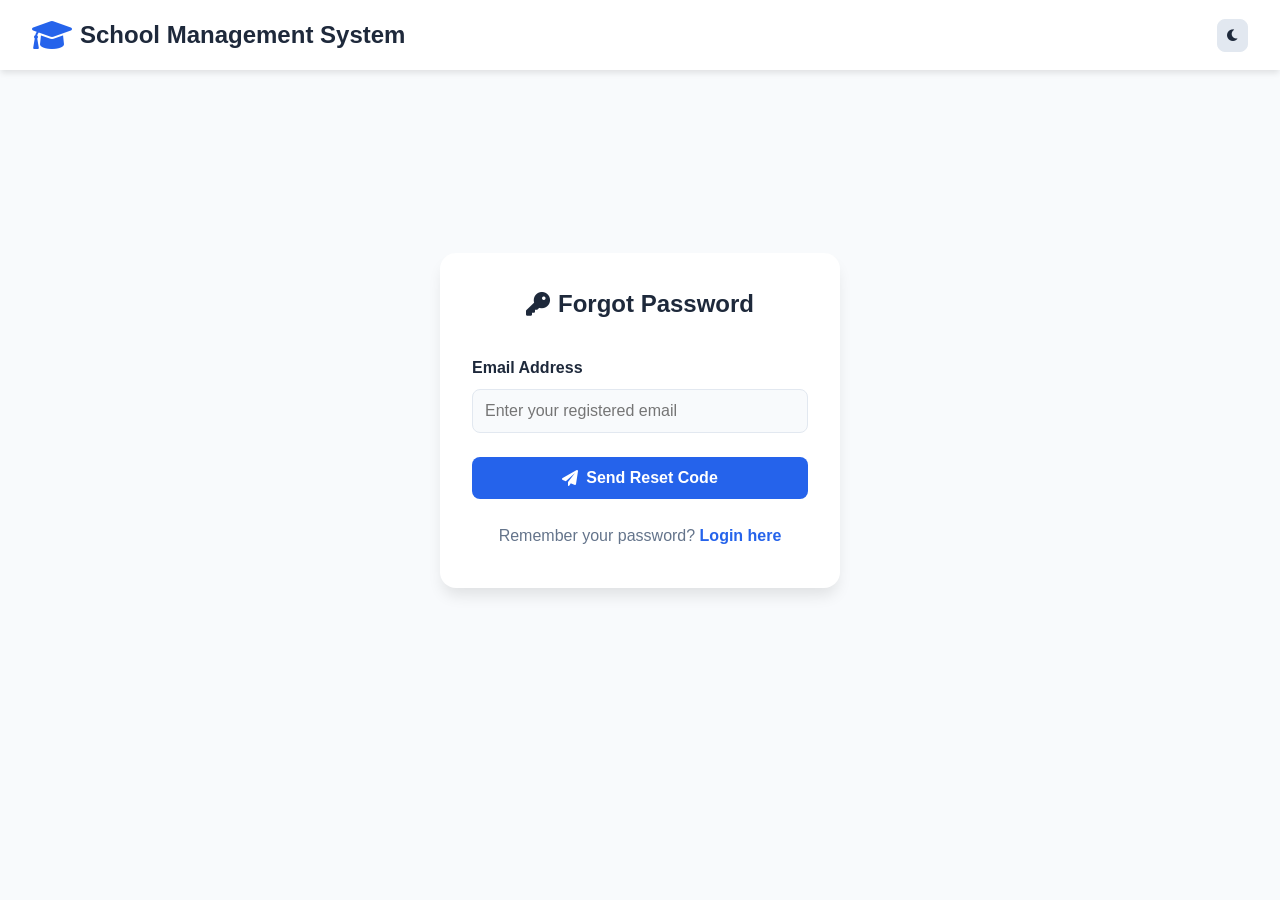
<file: forgot-password.html>
<!DOCTYPE html>
<html lang="en">
<head>
    <meta charset="UTF-8">
    <meta name="viewport" content="width=device-width, initial-scale=1.0">
    <title>Forgot Password - School Management System</title>
    <link rel="stylesheet" href="styles.css">
    <link href="https://cdnjs.cloudflare.com/ajax/libs/font-awesome/6.0.0/css/all.min.css" rel="stylesheet">
</head>
<body>
    <div class="container">
        <header class="header">
            <div class="logo">
                <i class="fas fa-graduation-cap"></i>
                <h1>School Management System</h1>
            </div>
            <div class="theme-toggle">
                <button id="themeToggle" class="theme-btn">
                    <i class="fas fa-moon"></i>
                </button>
            </div>
        </header>

        <main class="auth-container">
            <div class="auth-card">
                <h2><i class="fas fa-key"></i> Forgot Password</h2>
                
                <form id="forgotPasswordForm" class="auth-form">
                    <div class="form-group">
                        <label for="email">Email Address</label>
                        <input type="email" id="email" name="email" required 
                               placeholder="Enter your registered email">
                    </div>

                    <button type="submit" class="btn btn-primary btn-full">
                        <i class="fas fa-paper-plane"></i>
                        Send Reset Code
                    </button>
                </form>

                <div class="auth-links">
                    <p>Remember your password? <a href="login.html">Login here</a></p>
                </div>
            </div>
        </main>
    </div>

    <script src="script.js"></script>
    <script>
        document.getElementById('forgotPasswordForm').addEventListener('submit', handleForgotPassword);

        function handleForgotPassword(event) {
            event.preventDefault();
            
            const form = event.target;
            const formData = new FormData(form);
            const data = Object.fromEntries(formData);
            
            const submitBtn = form.querySelector('button[type="submit"]');
            const originalText = submitBtn.innerHTML;
            submitBtn.innerHTML = '<span class="loading"></span> Sending...';
            submitBtn.disabled = true;
            
            ApiHelper.post('api/forgot-password.php', data)
                .then(response => {
                    AlertSystem.success('Reset code sent to your email!');
                    setTimeout(() => {
                        window.location.href = `reset-password.html?email=${encodeURIComponent(data.email)}`;
                    }, 2000);
                })
                .catch(error => {
                    AlertSystem.error(error.message);
                })
                .finally(() => {
                    submitBtn.innerHTML = originalText;
                    submitBtn.disabled = false;
                });
        }
    </script>
</body>
</html>
</file>
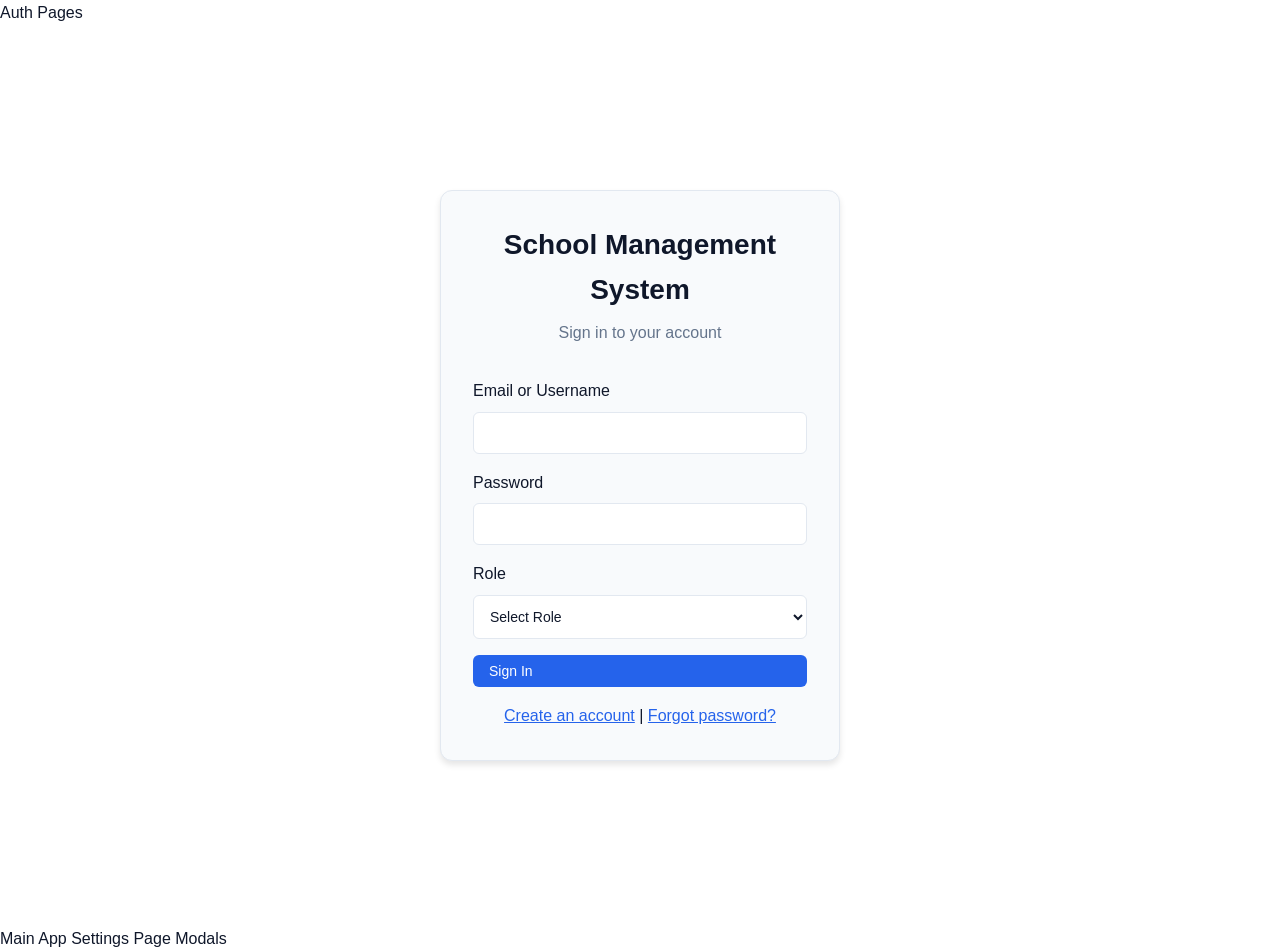
<file: index (1).html>
<!DOCTYPE html>
<html lang="en">
<head>
    <meta charset="UTF-8">
    <meta name="viewport" content="width=device-width, initial-scale=1.0">
    <title>School Management System</title>
    <style>
        * {
            margin: 0;
            padding: 0;
            box-sizing: border-box;
        }

        :root {
            --primary: #2563eb;
            --primary-dark: #1e40af;
            --secondary: #64748b;
            --success: #10b981;
            --danger: #ef4444;
            --warning: #f59e0b;
            --background: #ffffff;
            --surface: #f8fafc;
            --text: #0f172a;
            --text-secondary: #64748b;
            --border: #e2e8f0;
            --shadow: rgba(0, 0, 0, 0.1);
        }

        [data-theme="dark"] {
            --primary: #3b82f6;
            --primary-dark: #2563eb;
            --background: #0f172a;
            --surface: #1e293b;
            --text: #f1f5f9;
            --text-secondary: #94a3b8;
            --border: #334155;
            --shadow: rgba(0, 0, 0, 0.3);
        }

        body {
            font-family: -apple-system, BlinkMacSystemFont, 'Segoe UI', Roboto, 'Helvetica Neue', Arial, sans-serif;
            background: var(--background);
            color: var(--text);
            line-height: 1.6;
            transition: background 0.3s, color 0.3s;
        }

        .container {
            max-width: 1200px;
            margin: 0 auto;
            padding: 20px;
        }

        /* Header */
        header {
            background: var(--surface);
            border-bottom: 1px solid var(--border);
            padding: 1rem 0;
            position: sticky;
            top: 0;
            z-index: 100;
            box-shadow: 0 2px 4px var(--shadow);
        }

        .header-content {
            max-width: 1200px;
            margin: 0 auto;
            padding: 0 20px;
            display: flex;
            justify-content: space-between;
            align-items: center;
        }

        .logo {
            font-size: 1.5rem;
            font-weight: bold;
            color: var(--primary);
        }

        .header-actions {
            display: flex;
            gap: 1rem;
            align-items: center;
        }

        /* Navigation */
        nav {
            background: var(--surface);
            border-bottom: 1px solid var(--border);
            padding: 0.5rem 0;
        }

        .nav-content {
            max-width: 1200px;
            margin: 0 auto;
            padding: 0 20px;
            display: flex;
            gap: 1rem;
            overflow-x: auto;
        }

        .nav-link {
            padding: 0.5rem 1rem;
            background: none;
            border: none;
            color: var(--text-secondary);
            cursor: pointer;
            white-space: nowrap;
            border-radius: 6px;
            transition: all 0.2s;
        }

        .nav-link:hover {
            background: var(--background);
            color: var(--text);
        }

        .nav-link.active {
            background: var(--primary);
            color: white;
        }

        /* Buttons */
        .btn {
            padding: 0.5rem 1rem;
            border: none;
            border-radius: 6px;
            cursor: pointer;
            font-size: 0.875rem;
            font-weight: 500;
            transition: all 0.2s;
            display: inline-flex;
            align-items: center;
            gap: 0.5rem;
        }

        .btn-primary {
            background: var(--primary);
            color: white;
        }

        .btn-primary:hover {
            background: var(--primary-dark);
        }

        .btn-secondary {
            background: var(--secondary);
            color: white;
        }

        .btn-success {
            background: var(--success);
            color: white;
        }

        .btn-danger {
            background: var(--danger);
            color: white;
        }

        .btn-outline {
            background: transparent;
            border: 1px solid var(--border);
            color: var(--text);
        }

        /* Forms */
        .form-group {
            margin-bottom: 1rem;
        }

        label {
            display: block;
            margin-bottom: 0.5rem;
            font-weight: 500;
            color: var(--text);
        }

        input, select, textarea {
            width: 100%;
            padding: 0.75rem;
            border: 1px solid var(--border);
            border-radius: 6px;
            background: var(--background);
            color: var(--text);
            font-size: 0.875rem;
        }

        input:focus, select:focus, textarea:focus {
            outline: none;
            border-color: var(--primary);
        }

        /* Cards */
        .card {
            background: var(--surface);
            border: 1px solid var(--border);
            border-radius: 8px;
            padding: 1.5rem;
            margin-bottom: 1rem;
            box-shadow: 0 1px 3px var(--shadow);
        }

        .card-header {
            font-size: 1.25rem;
            font-weight: 600;
            margin-bottom: 1rem;
            color: var(--text);
        }

        /* Table */
        .table-container {
            overflow-x: auto;
        }

        table {
            width: 100%;
            border-collapse: collapse;
            background: var(--surface);
            border-radius: 8px;
            overflow: hidden;
        }

        th, td {
            padding: 0.75rem;
            text-align: left;
            border-bottom: 1px solid var(--border);
        }

        th {
            background: var(--background);
            font-weight: 600;
            color: var(--text);
        }

        tr:hover {
            background: var(--background);
        }

        /* Grid */
        .grid {
            display: grid;
            gap: 1rem;
            grid-template-columns: repeat(auto-fill, minmax(250px, 1fr));
        }

        .grid-2 {
            grid-template-columns: repeat(auto-fit, minmax(300px, 1fr));
        }

        /* Stats Cards */
        .stat-card {
            background: var(--surface);
            border: 1px solid var(--border);
            border-radius: 8px;
            padding: 1.5rem;
            text-align: center;
        }

        .stat-value {
            font-size: 2rem;
            font-weight: bold;
            color: var(--primary);
        }

        .stat-label {
            color: var(--text-secondary);
            margin-top: 0.5rem;
        }

        /* Auth Pages */
        .auth-container {
            min-height: 100vh;
            display: flex;
            align-items: center;
            justify-content: center;
            padding: 20px;
        }

        .auth-card {
            background: var(--surface);
            border: 1px solid var(--border);
            border-radius: 12px;
            padding: 2rem;
            width: 100%;
            max-width: 400px;
            box-shadow: 0 4px 6px var(--shadow);
        }

        .auth-header {
            text-align: center;
            margin-bottom: 2rem;
        }

        .auth-title {
            font-size: 1.75rem;
            font-weight: bold;
            margin-bottom: 0.5rem;
        }

        /* Modal */
        .modal {
            display: none;
            position: fixed;
            top: 0;
            left: 0;
            width: 100%;
            height: 100%;
            background: rgba(0, 0, 0, 0.5);
            z-index: 1000;
            align-items: center;
            justify-content: center;
        }

        .modal.active {
            display: flex;
        }

        .modal-content {
            background: var(--surface);
            border-radius: 12px;
            padding: 2rem;
            max-width: 600px;
            width: 90%;
            max-height: 90vh;
            overflow-y: auto;
        }

        .modal-header {
            display: flex;
            justify-content: space-between;
            align-items: center;
            margin-bottom: 1.5rem;
        }

        .modal-title {
            font-size: 1.5rem;
            font-weight: 600;
        }

        .close-modal {
            background: none;
            border: none;
            font-size: 1.5rem;
            cursor: pointer;
            color: var(--text-secondary);
        }

        /* Utilities */
        .hidden {
            display: none !important;
        }

        .text-center {
            text-align: center;
        }

        .mt-1 { margin-top: 0.5rem; }
        .mt-2 { margin-top: 1rem; }
        .mb-1 { margin-bottom: 0.5rem; }
        .mb-2 { margin-bottom: 1rem; }

        .flex {
            display: flex;
        }

        .flex-between {
            display: flex;
            justify-content: space-between;
            align-items: center;
        }

        .gap-1 {
            gap: 0.5rem;
        }

        .gap-2 {
            gap: 1rem;
        }

        /* Student Card */
        .student-card {
            background: var(--surface);
            border: 1px solid var(--border);
            border-radius: 8px;
            padding: 1rem;
            cursor: pointer;
            transition: all 0.2s;
        }

        .student-card:hover {
            box-shadow: 0 4px 6px var(--shadow);
            transform: translateY(-2px);
        }

        .student-photo {
            width: 80px;
            height: 80px;
            border-radius: 50%;
            object-fit: cover;
            margin: 0 auto 1rem;
            display: block;
            background: var(--border);
        }

        .student-name {
            font-weight: 600;
            text-align: center;
            margin-bottom: 0.25rem;
        }

        .student-adm {
            text-align: center;
            color: var(--text-secondary);
            font-size: 0.875rem;
        }

        /* Alert */
        .alert {
            padding: 1rem;
            border-radius: 6px;
            margin-bottom: 1rem;
        }

        .alert-success {
            background: #d1fae5;
            color: #065f46;
            border: 1px solid #10b981;
        }

        .alert-error {
            background: #fee2e2;
            color: #991b1b;
            border: 1px solid #ef4444;
        }

        .alert-info {
            background: #dbeafe;
            color: #1e40af;
            border: 1px solid #3b82f6;
        }

        /* Responsive */
        @media (max-width: 768px) {
            .header-content {
                flex-direction: column;
                gap: 1rem;
            }

            .nav-content {
                flex-wrap: wrap;
            }

            .grid {
                grid-template-columns: 1fr;
            }

            table {
                font-size: 0.875rem;
            }

            th, td {
                padding: 0.5rem;
            }
        }

        /* Loading Spinner */
        .spinner {
            border: 3px solid var(--border);
            border-top: 3px solid var(--primary);
            border-radius: 50%;
            width: 40px;
            height: 40px;
            animation: spin 1s linear infinite;
            margin: 2rem auto;
        }

        @keyframes spin {
            0% { transform: rotate(0deg); }
            100% { transform: rotate(360deg); }
        }

        /* Badge */
        .badge {
            display: inline-block;
            padding: 0.25rem 0.75rem;
            border-radius: 12px;
            font-size: 0.75rem;
            font-weight: 500;
        }

        .badge-primary {
            background: var(--primary);
            color: white;
        }

        .badge-success {
            background: var(--success);
            color: white;
        }

        .badge-warning {
            background: var(--warning);
            color: white;
        }

        .badge-danger {
            background: var(--danger);
            color: white;
        }

        /* Search Bar */
        .search-bar {
            position: relative;
            margin-bottom: 1rem;
        }

        .search-input {
            padding-left: 2.5rem;
        }

        .search-icon {
            position: absolute;
            left: 0.75rem;
            top: 50%;
            transform: translateY(-50%);
            color: var(--text-secondary);
        }

        /* Action Buttons */
        .action-buttons {
            display: flex;
            gap: 0.5rem;
            flex-wrap: wrap;
        }

        .icon-btn {
            padding: 0.5rem;
            border: none;
            background: var(--background);
            border-radius: 6px;
            cursor: pointer;
            color: var(--text);
            transition: all 0.2s;
        }

        .icon-btn:hover {
            background: var(--border);
        }
    </style>
</head>
<body>
     Auth Pages 
    <div id="loginPage" class="auth-container">
        <div class="auth-card">
            <div class="auth-header">
                <h1 class="auth-title">School Management System</h1>
                <p style="color: var(--text-secondary);">Sign in to your account</p>
            </div>
            <form id="loginForm">
                <div class="form-group">
                    <label>Email or Username</label>
                    <input type="text" id="loginEmail" required>
                </div>
                <div class="form-group">
                    <label>Password</label>
                    <input type="password" id="loginPassword" required>
                </div>
                <div class="form-group">
                    <label>Role</label>
                    <select id="loginRole" required>
                        <option value="">Select Role</option>
                        <option value="admin">Admin</option>
                        <option value="dos_social">DoS Social Affairs</option>
                        <option value="finance">Finance</option>
                        <option value="dos_exam">DoS Exam</option>
                        <option value="teacher">Teacher</option>
                        <option value="student">Student</option>
                    </select>
                </div>
                <button type="submit" class="btn btn-primary" style="width: 100%;">Sign In</button>
                <div class="text-center mt-2">
                    <a href="#" onclick="showPage('signupPage')" style="color: var(--primary);">Create an account</a> |
                    <a href="#" onclick="showPage('resetPasswordPage')" style="color: var(--primary);">Forgot password?</a>
                </div>
            </form>
        </div>
    </div>

    <div id="signupPage" class="auth-container hidden">
        <div class="auth-card">
            <div class="auth-header">
                <h1 class="auth-title">Create Account</h1>
                <p style="color: var(--text-secondary);">Sign up for a new account</p>
            </div>
            <form id="signupForm">
                <div class="form-group">
                    <label>Full Name</label>
                    <input type="text" id="signupName" required>
                </div>
                <div class="form-group">
                    <label>Email</label>
                    <input type="email" id="signupEmail" required>
                </div>
                <div class="form-group">
                    <label>Username</label>
                    <input type="text" id="signupUsername" required>
                </div>
                <div class="form-group">
                    <label>Password</label>
                    <input type="password" id="signupPassword" required>
                </div>
                <div class="form-group">
                    <label>Confirm Password</label>
                    <input type="password" id="signupConfirmPassword" required>
                </div>
                <div class="form-group">
                    <label>Role</label>
                    <select id="signupRole" required>
                        <option value="">Select Role</option>
                        <option value="admin">Admin</option>
                        <option value="dos_social">DoS Social Affairs</option>
                        <option value="finance">Finance</option>
                        <option value="dos_exam">DoS Exam</option>
                        <option value="teacher">Teacher</option>
                        <option value="student">Student</option>
                    </select>
                </div>
                <button type="submit" class="btn btn-primary" style="width: 100%;">Create Account</button>
                <div class="text-center mt-2">
                    <a href="#" onclick="showPage('loginPage')" style="color: var(--primary);">Already have an account? Sign in</a>
                </div>
            </form>
        </div>
    </div>

    <div id="resetPasswordPage" class="auth-container hidden">
        <div class="auth-card">
            <div class="auth-header">
                <h1 class="auth-title">Reset Password</h1>
                <p style="color: var(--text-secondary);">Enter your email to reset password</p>
            </div>
            <form id="resetPasswordForm">
                <div class="form-group">
                    <label>Email</label>
                    <input type="email" id="resetEmail" required>
                </div>
                <button type="submit" class="btn btn-primary" style="width: 100%;">Send Reset Link</button>
                <div class="text-center mt-2">
                    <a href="#" onclick="showPage('loginPage')" style="color: var(--primary);">Back to login</a>
                </div>
            </form>
        </div>
    </div>

     Main App 
    <div id="mainApp" class="hidden">
        <header>
            <div class="header-content">
                <div class="logo">School Management System</div>
                <div class="header-actions">
                    <span id="userNameDisplay"></span>
                    <button class="btn btn-outline" onclick="toggleTheme()">🌓 Theme</button>
                    <button class="btn btn-outline" onclick="showPage('settingsPage')">⚙️ Settings</button>
                    <button class="btn btn-danger" onclick="logout()">Logout</button>
                </div>
            </div>
        </header>

        <nav id="mainNav">
            <div class="nav-content">
                <button class="nav-link active" onclick="showView('dashboard')">Dashboard</button>
                <button class="nav-link" onclick="showView('grade7')">Grade 7</button>
                <button class="nav-link" onclick="showView('grade8')">Grade 8</button>
                <button class="nav-link" onclick="showView('grade9')">Grade 9</button>
                <button class="nav-link" onclick="showView('addStudent')">Add Student</button>
                <button class="nav-link" onclick="showView('exams')">Exams</button>
                <button class="nav-link" onclick="showView('payments')">Payments</button>
                <button class="nav-link" onclick="showView('promotion')">Promotion</button>
                <button class="nav-link" onclick="showView('clubs')">Clubs</button>
                <button class="nav-link" onclick="showView('notes')">Notes</button>
                <button class="nav-link" onclick="showView('reportCards')">Report Cards</button>
            </div>
        </nav>

        <div class="container">
             Dashboard View 
            <div id="dashboardView" class="view">
                <h2 class="mb-2">Dashboard</h2>
                <div class="grid">
                    <div class="stat-card">
                        <div class="stat-value" id="totalStudents">0</div>
                        <div class="stat-label">Total Students</div>
                    </div>
                    <div class="stat-card">
                        <div class="stat-value" id="grade7Count">0</div>
                        <div class="stat-label">Grade 7 Students</div>
                    </div>
                    <div class="stat-card">
                        <div class="stat-value" id="grade8Count">0</div>
                        <div class="stat-label">Grade 8 Students</div>
                    </div>
                    <div class="stat-card">
                        <div class="stat-value" id="grade9Count">0</div>
                        <div class="stat-label">Grade 9 Students</div>
                    </div>
                </div>

                <div class="card mt-2">
                    <div class="card-header">Recent Activities</div>
                    <div id="recentActivities">
                        <p style="color: var(--text-secondary);">No recent activities</p>
                    </div>
                </div>
            </div>

             Grade 7 View 
            <div id="grade7View" class="view hidden">
                <div class="flex-between mb-2">
                    <h2>Grade 7 Students</h2>
                    <button class="btn btn-primary" onclick="showView('addStudent')">+ Add Student</button>
                </div>
                <div class="search-bar">
                    <span class="search-icon">🔍</span>
                    <input type="text" class="search-input" placeholder="Search students..." onkeyup="filterStudents(7, this.value)">
                </div>
                <div id="grade7Students" class="grid"></div>
            </div>

             Grade 8 View 
            <div id="grade8View" class="view hidden">
                <div class="flex-between mb-2">
                    <h2>Grade 8 Students</h2>
                    <button class="btn btn-primary" onclick="showView('addStudent')">+ Add Student</button>
                </div>
                <div class="search-bar">
                    <span class="search-icon">🔍</span>
                    <input type="text" class="search-input" placeholder="Search students..." onkeyup="filterStudents(8, this.value)">
                </div>
                <div id="grade8Students" class="grid"></div>
            </div>

             Grade 9 View 
            <div id="grade9View" class="view hidden">
                <div class="flex-between mb-2">
                    <h2>Grade 9 Students</h2>
                    <button class="btn btn-primary" onclick="showView('addStudent')">+ Add Student</button>
                </div>
                <div class="search-bar">
                    <span class="search-icon">🔍</span>
                    <input type="text" class="search-input" placeholder="Search students..." onkeyup="filterStudents(9, this.value)">
                </div>
                <div id="grade9Students" class="grid"></div>
            </div>

             Add Student View 
            <div id="addStudentView" class="view hidden">
                <h2 class="mb-2">Add New Student</h2>
                <div class="card">
                    <form id="addStudentForm">
                        <div class="grid-2">
                            <div class="form-group">
                                <label>First Name *</label>
                                <input type="text" id="studentFirstName" required>
                            </div>
                            <div class="form-group">
                                <label>Last Name *</label>
                                <input type="text" id="studentLastName" required>
                            </div>
                            <div class="form-group">
                                <label>Date of Birth *</label>
                                <input type="date" id="studentDOB" required>
                            </div>
                            <div class="form-group">
                                <label>Gender *</label>
                                <select id="studentGender" required>
                                    <option value="">Select Gender</option>
                                    <option value="Male">Male</option>
                                    <option value="Female">Female</option>
                                </select>
                            </div>
                            <div class="form-group">
                                <label>Grade *</label>
                                <select id="studentGrade" required>
                                    <option value="">Select Grade</option>
                                    <option value="7">Grade 7</option>
                                    <option value="8">Grade 8</option>
                                    <option value="9">Grade 9</option>
                                </select>
                            </div>
                            <div class="form-group">
                                <label>Photo URL</label>
                                <input type="url" id="studentPhoto" placeholder="https://example.com/photo.jpg">
                            </div>
                            <div class="form-group">
                                <label>Parent/Guardian Name</label>
                                <input type="text" id="studentParent">
                            </div>
                            <div class="form-group">
                                <label>Parent Contact</label>
                                <input type="tel" id="studentParentContact">
                            </div>
                            <div class="form-group">
                                <label>Address</label>
                                <input type="text" id="studentAddress">
                            </div>
                            <div class="form-group">
                                <label>Email</label>
                                <input type="email" id="studentEmail">
                            </div>
                        </div>
                        <div class="flex gap-1 mt-2">
                            <button type="submit" class="btn btn-primary">Add Student</button>
                            <button type="button" class="btn btn-outline" onclick="document.getElementById('addStudentForm').reset()">Clear</button>
                        </div>
                    </form>
                </div>
            </div>

             Exams View 
            <div id="examsView" class="view hidden">
                <div class="flex-between mb-2">
                    <h2>Exam Management</h2>
                    <button class="btn btn-primary" onclick="openAddExamModal()">+ Add Exam</button>
                </div>
                <div class="card">
                    <div class="form-group">
                        <label>Select Grade</label>
                        <select id="examGradeFilter" onchange="loadExams()">
                            <option value="7">Grade 7</option>
                            <option value="8">Grade 8</option>
                            <option value="9">Grade 9</option>
                        </select>
                    </div>
                </div>
                <div id="examsList"></div>
            </div>

             Payments View 
            <div id="paymentsView" class="view hidden">
                <h2 class="mb-2">Payment Management</h2>
                <div class="card">
                    <div class="grid-2">
                        <div class="form-group">
                            <label>Select Grade</label>
                            <select id="paymentGradeFilter" onchange="loadPayments()">
                                <option value="7">Grade 7</option>
                                <option value="8">Grade 8</option>
                                <option value="9">Grade 9</option>
                            </select>
                        </div>
                        <div class="form-group">
                            <label>Fee Type</label>
                            <select id="paymentFeeFilter" onchange="loadPayments()">
                                <option value="all">All Fees</option>
                                <option value="tuition">Tuition</option>
                                <option value="lunch">Lunch</option>
                                <option value="school_fees">School Fees</option>
                                <option value="transport">Transport</option>
                                <option value="uniform">Uniform</option>
                            </select>
                        </div>
                    </div>
                    <button class="btn btn-success" onclick="exportPayments()">📊 Export to Excel</button>
                </div>
                <div id="paymentsList" class="table-container"></div>
            </div>

             Promotion View 
            <div id="promotionView" class="view hidden">
                <h2 class="mb-2">Student Promotion</h2>
                <div class="card">
                    <div class="card-header">Promote Students</div>
                    <div class="form-group">
                        <label>From Grade</label>
                        <select id="promoteFromGrade">
                            <option value="7">Grade 7</option>
                            <option value="8">Grade 8</option>
                            <option value="9">Grade 9</option>
                        </select>
                    </div>
                    <div class="form-group">
                        <label>To Grade</label>
                        <select id="promoteToGrade">
                            <option value="8">Grade 8</option>
                            <option value="9">Grade 9</option>
                            <option value="graduated">Graduated</option>
                        </select>
                    </div>
                    <button class="btn btn-primary" onclick="promoteStudents()">Promote All Students</button>
                </div>

                <div class="card mt-2">
                    <div class="card-header">Graduated Students</div>
                    <div class="form-group">
                        <label>Select Year</label>
                        <select id="graduatedYearFilter" onchange="loadGraduatedStudents()">
                            <option value="2024">2024</option>
                            <option value="2023">2023</option>
                            <option value="2022">2022</option>
                        </select>
                    </div>
                    <div id="graduatedStudentsList"></div>
                </div>
            </div>

             Clubs View 
            <div id="clubsView" class="view hidden">
                <div class="flex-between mb-2">
                    <h2>Clubs & Activities</h2>
                    <button class="btn btn-primary" onclick="openAddClubModal()">+ Add Club</button>
                </div>
                <div id="clubsList" class="grid"></div>
            </div>

             Notes View 
            <div id="notesView" class="view hidden">
                <div class="flex-between mb-2">
                    <h2>Study Notes</h2>
                    <button class="btn btn-primary" onclick="openAddNoteModal()">+ Upload Note</button>
                </div>
                <div class="card">
                    <div class="form-group">
                        <label>Filter by Grade</label>
                        <select id="notesGradeFilter" onchange="loadNotes()">
                            <option value="all">All Grades</option>
                            <option value="7">Grade 7</option>
                            <option value="8">Grade 8</option>
                            <option value="9">Grade 9</option>
                        </select>
                    </div>
                </div>
                <div id="notesList"></div>
            </div>

             Report Cards View 
            <div id="reportCardsView" class="view hidden">
                <h2 class="mb-2">Report Card Generator</h2>
                <div class="card">
                    <div class="card-header">Upload Excel File</div>
                    <p style="color: var(--text-secondary); margin-bottom: 1rem;">Upload an Excel file with student marks to generate report cards</p>
                    <div class="form-group">
                        <label>Select Grade</label>
                        <select id="reportCardGrade">
                            <option value="7">Grade 7</option>
                            <option value="8">Grade 8</option>
                            <option value="9">Grade 9</option>
                        </select>
                    </div>
                    <div class="form-group">
                        <label>Excel File</label>
                        <input type="file" id="reportCardFile" accept=".xlsx,.xls,.csv">
                    </div>
                    <button class="btn btn-primary" onclick="generateReportCards()">Generate Report Cards</button>
                </div>
                <div id="reportCardsList" class="mt-2"></div>
            </div>
        </div>
    </div>

     Settings Page 
    <div id="settingsPage" class="hidden">
        <header>
            <div class="header-content">
                <div class="logo">Settings</div>
                <button class="btn btn-outline" onclick="showMainApp()">← Back to Dashboard</button>
            </div>
        </header>
        <div class="container">
            <div class="card">
                <div class="card-header">Account Settings</div>
                <form id="updateProfileForm">
                    <div class="form-group">
                        <label>Full Name</label>
                        <input type="text" id="settingsName">
                    </div>
                    <div class="form-group">
                        <label>Email</label>
                        <input type="email" id="settingsEmail">
                    </div>
                    <button type="submit" class="btn btn-primary">Update Profile</button>
                </form>
            </div>

            <div class="card mt-2">
                <div class="card-header">Change Password</div>
                <form id="changePasswordForm">
                    <div class="form-group">
                        <label>Current Password</label>
                        <input type="password" id="currentPassword" required>
                    </div>
                    <div class="form-group">
                        <label>New Password</label>
                        <input type="password" id="newPassword" required>
                    </div>
                    <div class="form-group">
                        <label>Confirm New Password</label>
                        <input type="password" id="confirmNewPassword" required>
                    </div>
                    <button type="submit" class="btn btn-primary">Change Password</button>
                </form>
            </div>

            <div class="card mt-2">
                <div class="card-header">Theme</div>
                <button class="btn btn-outline" onclick="toggleTheme()">Toggle Dark/Light Mode</button>
            </div>

            <div class="card mt-2">
                <div class="card-header">Danger Zone</div>
                <button class="btn btn-danger" onclick="deleteAccount()">Delete Account</button>
            </div>
        </div>
    </div>

     Modals 
    <div id="addExamModal" class="modal">
        <div class="modal-content">
            <div class="modal-header">
                <h3 class="modal-title">Add New Exam</h3>
                <button class="close-modal" onclick="closeModal('addExamModal')">×</button>
            </div>
            <form id="addExamForm">
                <div class="form-group">
                    <label>Exam Name *</label>
                    <input type="text" id="examName" required>
                </div>
                <div class="form-group">
                    <label>Grade *</label>
                    <select id="examGrade" required>
                        <option value="7">Grade 7</option>
                        <option value="8">Grade 8</option>
                        <option value="9">Grade 9</option>
                    </select>
                </div>
                <div class="form-group">
                    <label>Subject *</label>
                    <input type="text" id="examSubject" required>
                </div>
                <div class="form-group">
                    <label>Date *</label>
                    <input type="date" id="examDate" required>
                </div>
                <div class="form-group">
                    <label>Total Marks *</label>
                    <input type="number" id="examTotalMarks" required>
                </div>
                <button type="submit" class="btn btn-primary">Add Exam</button>
            </form>
        </div>
    </div>

    <div id="addClubModal" class="modal">
        <div class="modal-content">
            <div class="modal-header">
                <h3 class="modal-title">Add New Club</h3>
                <button class="close-modal" onclick="closeModal('addClubModal')">×</button>
            </div>
            <form id="addClubForm">
                <div class="form-group">
                    <label>Club Name *</label>
                    <input type="text" id="clubName" required>
                </div>
                <div class="form-group">
                    <label>Description</label>
                    <textarea id="clubDescription" rows="3"></textarea>
                </div>
                <div class="form-group">
                    <label>Teacher In-Charge</label>
                    <input type="text" id="clubTeacher">
                </div>
                <button type="submit" class="btn btn-primary">Add Club</button>
            </form>
        </div>
    </div>

    <div id="addNoteModal" class="modal">
        <div class="modal-content">
            <div class="modal-header">
                <h3 class="modal-title">Upload Study Note</h3>
                <button class="close-modal" onclick="closeModal('addNoteModal')">×</button>
            </div>
            <form id="addNoteForm">
                <div class="form-group">
                    <label>Title *</label>
                    <input type="text" id="noteTitle" required>
                </div>
                <div class="form-group">
                    <label>Grade *</label>
                    <select id="noteGrade" required>
                        <option value="7">Grade 7</option>
                        <option value="8">Grade 8</option>
                        <option value="9">Grade 9</option>
                    </select>
                </div>
                <div class="form-group">
                    <label>Subject *</label>
                    <input type="text" id="noteSubject" required>
                </div>
                <div class="form-group">
                    <label>File Type *</label>
                    <select id="noteType" required>
                        <option value="pdf">PDF</option>
                        <option value="image">Image</option>
                        <option value="video">Video</option>
                        <option value="text">Text</option>
                    </select>
                </div>
                <div class="form-group">
                    <label>File URL *</label>
                    <input type="url" id="noteUrl" required placeholder="https://example.com/file.pdf">
                </div>
                <button type="submit" class="btn btn-primary">Upload Note</button>
            </form>
        </div>
    </div>

    <div id="studentDetailModal" class="modal">
        <div class="modal-content">
            <div class="modal-header">
                <h3 class="modal-title">Student Details</h3>
                <button class="close-modal" onclick="closeModal('studentDetailModal')">×</button>
            </div>
            <div id="studentDetailContent"></div>
        </div>
    </div>

    <script>
        // Initialize Data Storage
        function initStorage() {
            if (!localStorage.getItem('users')) {
                localStorage.setItem('users', JSON.stringify([]));
            }
            if (!localStorage.getItem('students')) {
                localStorage.setItem('students', JSON.stringify([]));
            }
            if (!localStorage.getItem('exams')) {
                localStorage.setItem('exams', JSON.stringify([]));
            }
            if (!localStorage.getItem('payments')) {
                localStorage.setItem('payments', JSON.stringify([]));
            }
            if (!localStorage.getItem('clubs')) {
                localStorage.setItem('clubs', JSON.stringify([]));
            }
            if (!localStorage.getItem('notes')) {
                localStorage.setItem('notes', JSON.stringify([]));
            }
            if (!localStorage.getItem('graduatedStudents')) {
                localStorage.setItem('graduatedStudents', JSON.stringify([]));
            }
            if (!localStorage.getItem('currentUser')) {
                localStorage.setItem('currentUser', null);
            }
        }

        // Authentication Functions
        function showPage(pageId) {
            document.querySelectorAll('.auth-container, #mainApp, #settingsPage').forEach(el => {
                el.classList.add('hidden');
            });
            document.getElementById(pageId).classList.remove('hidden');
        }

        function showMainApp() {
            showPage('mainApp');
            showView('dashboard');
        }

        function showView(viewName) {
            document.querySelectorAll('.view').forEach(view => {
                view.classList.add('hidden');
            });
            document.getElementById(viewName + 'View').classList.remove('hidden');
            
            document.querySelectorAll('.nav-link').forEach(link => {
                link.classList.remove('active');
            });
            event.target.classList.add('active');

            // Load data for specific views
            if (viewName === 'grade7') loadGradeStudents(7);
            if (viewName === 'grade8') loadGradeStudents(8);
            if (viewName === 'grade9') loadGradeStudents(9);
            if (viewName === 'exams') loadExams();
            if (viewName === 'payments') loadPayments();
            if (viewName === 'clubs') loadClubs();
            if (viewName === 'notes') loadNotes();
            if (viewName === 'dashboard') loadDashboard();
        }

        // Login Form
        document.getElementById('loginForm').addEventListener('submit', function(e) {
            e.preventDefault();
            const email = document.getElementById('loginEmail').value;
            const password = document.getElementById('loginPassword').value;
            const role = document.getElementById('loginRole').value;

            const users = JSON.parse(localStorage.getItem('users'));
            const user = users.find(u => 
                (u.email === email || u.username === email) && 
                u.password === password && 
                u.role === role
            );

            if (user) {
                localStorage.setItem('currentUser', JSON.stringify(user));
                document.getElementById('userNameDisplay').textContent = user.name;
                showMainApp();
                showAlert('success', 'Login successful!');
            } else {
                showAlert('error', 'Invalid credentials or role');
            }
        });

        // Signup Form
        document.getElementById('signupForm').addEventListener('submit', function(e) {
            e.preventDefault();
            const name = document.getElementById('signupName').value;
            const email = document.getElementById('signupEmail').value;
            const username = document.getElementById('signupUsername').value;
            const password = document.getElementById('signupPassword').value;
            const confirmPassword = document.getElementById('signupConfirmPassword').value;
            const role = document.getElementById('signupRole').value;

            if (password !== confirmPassword) {
                showAlert('error', 'Passwords do not match');
                return;
            }

            const users = JSON.parse(localStorage.getItem('users'));
            
            if (users.find(u => u.email === email || u.username === username)) {
                showAlert('error', 'User already exists');
                return;
            }

            users.push({ name, email, username, password, role });
            localStorage.setItem('users', JSON.stringify(users));
            showAlert('success', 'Account created successfully!');
            showPage('loginPage');
        });

        // Reset Password Form
        document.getElementById('resetPasswordForm').addEventListener('submit', function(e) {
            e.preventDefault();
            const email = document.getElementById('resetEmail').value;
            showAlert('success', 'Password reset link sent to ' + email);
            setTimeout(() => showPage('loginPage'), 2000);
        });

        // Add Student Form
        document.getElementById('addStudentForm').addEventListener('submit', function(e) {
            e.preventDefault();
            
            const students = JSON.parse(localStorage.getItem('students'));
            const admNumber = 'ADM' + String(students.length + 1).padStart(4, '0');
            
            const student = {
                admNumber,
                firstName: document.getElementById('studentFirstName').value,
                lastName: document.getElementById('studentLastName').value,
                dob: document.getElementById('studentDOB').value,
                gender: document.getElementById('studentGender').value,
                grade: document.getElementById('studentGrade').value,
                photo: document.getElementById('studentPhoto').value || '/placeholder.svg?height=80&width=80',
                parent: document.getElementById('studentParent').value,
                parentContact: document.getElementById('studentParentContact').value,
                address: document.getElementById('studentAddress').value,
                email: document.getElementById('studentEmail').value,
                createdAt: new Date().toISOString()
            };

            students.push(student);
            localStorage.setItem('students', JSON.stringify(students));
            
            // Initialize payment record
            const payments = JSON.parse(localStorage.getItem('payments'));
            payments.push({
                admNumber,
                tuition: 0,
                lunch: 0,
                schoolFees: 0,
                transport: 0,
                uniform: 0
            });
            localStorage.setItem('payments', JSON.stringify(payments));

            showAlert('success', 'Student added successfully! Admission Number: ' + admNumber);
            document.getElementById('addStudentForm').reset();
            loadDashboard();
        });

        // Load Dashboard
        function loadDashboard() {
            const students = JSON.parse(localStorage.getItem('students'));
            const grade7 = students.filter(s => s.grade === '7').length;
            const grade8 = students.filter(s => s.grade === '8').length;
            const grade9 = students.filter(s => s.grade === '9').length;

            document.getElementById('totalStudents').textContent = students.length;
            document.getElementById('grade7Count').textContent = grade7;
            document.getElementById('grade8Count').textContent = grade8;
            document.getElementById('grade9Count').textContent = grade9;
        }

        // Load Grade Students
        function loadGradeStudents(grade) {
            const students = JSON.parse(localStorage.getItem('students'));
            const gradeStudents = students.filter(s => s.grade === String(grade));
            const container = document.getElementById('grade' + grade + 'Students');
            
            if (gradeStudents.length === 0) {
                container.innerHTML = '<p style="color: var(--text-secondary);">No students in this grade</p>';
                return;
            }

            container.innerHTML = gradeStudents.map(student => `
                <div class="student-card" onclick="viewStudentDetail('${student.admNumber}')">
                    <img src="${student.photo}" alt="${student.firstName}" class="student-photo" onerror="this.src='/placeholder.svg?height=80&width=80'">
                    <div class="student-name">${student.firstName} ${student.lastName}</div>
                    <div class="student-adm">${student.admNumber}</div>
                </div>
            `).join('');
        }

        // Filter Students
        function filterStudents(grade, query) {
            const students = JSON.parse(localStorage.getItem('students'));
            const gradeStudents = students.filter(s => 
                s.grade === String(grade) && 
                (s.firstName.toLowerCase().includes(query.toLowerCase()) ||
                 s.lastName.toLowerCase().includes(query.toLowerCase()) ||
                 s.admNumber.toLowerCase().includes(query.toLowerCase()))
            );
            
            const container = document.getElementById('grade' + grade + 'Students');
            
            if (gradeStudents.length === 0) {
                container.innerHTML = '<p style="color: var(--text-secondary);">No students found</p>';
                return;
            }

            container.innerHTML = gradeStudents.map(student => `
                <div class="student-card" onclick="viewStudentDetail('${student.admNumber}')">
                    <img src="${student.photo}" alt="${student.firstName}" class="student-photo" onerror="this.src='/placeholder.svg?height=80&width=80'">
                    <div class="student-name">${student.firstName} ${student.lastName}</div>
                    <div class="student-adm">${student.admNumber}</div>
                </div>
            `).join('');
        }

        // View Student Detail
        function viewStudentDetail(admNumber) {
            const students = JSON.parse(localStorage.getItem('students'));
            const student = students.find(s => s.admNumber === admNumber);
            const payments = JSON.parse(localStorage.getItem('payments'));
            const payment = payments.find(p => p.admNumber === admNumber);

            const content = `
                <div style="text-align: center; margin-bottom: 1rem;">
                    <img src="${student.photo}" alt="${student.firstName}" style="width: 120px; height: 120px; border-radius: 50%; object-fit: cover;" onerror="this.src='/placeholder.svg?height=120&width=120'">
                </div>
                <h3 style="text-align: center; margin-bottom: 1rem;">${student.firstName} ${student.lastName}</h3>
                <div style="display: grid; gap: 0.5rem;">
                    <p><strong>Admission Number:</strong> ${student.admNumber}</p>
                    <p><strong>Grade:</strong> ${student.grade}</p>
                    <p><strong>Gender:</strong> ${student.gender}</p>
                    <p><strong>Date of Birth:</strong> ${student.dob}</p>
                    <p><strong>Email:</strong> ${student.email || 'N/A'}</p>
                    <p><strong>Parent/Guardian:</strong> ${student.parent || 'N/A'}</p>
                    <p><strong>Parent Contact:</strong> ${student.parentContact || 'N/A'}</p>
                    <p><strong>Address:</strong> ${student.address || 'N/A'}</p>
                </div>
                ${payment ? `
                    <div style="margin-top: 1.5rem;">
                        <h4 style="margin-bottom: 0.5rem;">Payment Status</h4>
                        <div style="display: grid; gap: 0.5rem;">
                            <p><strong>Tuition:</strong> ${payment.tuition}%</p>
                            <p><strong>Lunch:</strong> ${payment.lunch}%</p>
                            <p><strong>School Fees:</strong> ${payment.schoolFees}%</p>
                            <p><strong>Transport:</strong> ${payment.transport}%</p>
                            <p><strong>Uniform:</strong> ${payment.uniform}%</p>
                        </div>
                    </div>
                ` : ''}
                <div style="margin-top: 1.5rem; display: flex; gap: 0.5rem;">
                    <button class="btn btn-primary" onclick="editStudent('${admNumber}')">Edit</button>
                    <button class="btn btn-danger" onclick="deleteStudent('${admNumber}')">Delete</button>
                </div>
            `;

            document.getElementById('studentDetailContent').innerHTML = content;
            openModal('studentDetailModal');
        }

        // Edit Student
        function editStudent(admNumber) {
            closeModal('studentDetailModal');
            showAlert('info', 'Edit functionality - Update student details here');
        }

        // Delete Student
        function deleteStudent(admNumber) {
            if (confirm('Are you sure you want to delete this student?')) {
                let students = JSON.parse(localStorage.getItem('students'));
                students = students.filter(s => s.admNumber !== admNumber);
                localStorage.setItem('students', JSON.stringify(students));
                
                let payments = JSON.parse(localStorage.getItem('payments'));
                payments = payments.filter(p => p.admNumber !== admNumber);
                localStorage.setItem('payments', JSON.stringify(payments));
                
                closeModal('studentDetailModal');
                showAlert('success', 'Student deleted successfully');
                loadDashboard();
                loadGradeStudents(7);
                loadGradeStudents(8);
                loadGradeStudents(9);
            }
        }

        // Exam Management
        function openAddExamModal() {
            openModal('addExamModal');
        }

        document.getElementById('addExamForm').addEventListener('submit', function(e) {
            e.preventDefault();
            
            const exams = JSON.parse(localStorage.getItem('exams'));
            const exam = {
                id: Date.now(),
                name: document.getElementById('examName').value,
                grade: document.getElementById('examGrade').value,
                subject: document.getElementById('examSubject').value,
                date: document.getElementById('examDate').value,
                totalMarks: document.getElementById('examTotalMarks').value,
                createdAt: new Date().toISOString()
            };

            exams.push(exam);
            localStorage.setItem('exams', JSON.stringify(exams));
            
            closeModal('addExamModal');
            showAlert('success', 'Exam added successfully!');
            document.getElementById('addExamForm').reset();
            loadExams();
        });

        function loadExams() {
            const grade = document.getElementById('examGradeFilter').value;
            const exams = JSON.parse(localStorage.getItem('exams'));
            const gradeExams = exams.filter(e => e.grade === grade);
            
            const container = document.getElementById('examsList');
            
            if (gradeExams.length === 0) {
                container.innerHTML = '<div class="card"><p style="color: var(--text-secondary);">No exams found for this grade</p></div>';
                return;
            }

            container.innerHTML = gradeExams.map(exam => `
                <div class="card">
                    <div class="flex-between">
                        <div>
                            <h3>${exam.name}</h3>
                            <p style="color: var(--text-secondary);">${exam.subject} - Grade ${exam.grade}</p>
                            <p style="color: var(--text-secondary);">Date: ${exam.date} | Total Marks: ${exam.totalMarks}</p>
                        </div>
                        <div class="action-buttons">
                            <button class="btn btn-primary" onclick="viewExamMarks(${exam.id})">View Marks</button>
                            <button class="btn btn-success" onclick="exportExamToExcel(${exam.id})">Export</button>
                            <button class="btn btn-danger" onclick="deleteExam(${exam.id})">Delete</button>
                        </div>
                    </div>
                </div>
            `).join('');
        }

        function viewExamMarks(examId) {
            showAlert('info', 'View exam marks functionality');
        }

        function exportExamToExcel(examId) {
            showAlert('success', 'Exam data exported to Excel');
        }

        function deleteExam(examId) {
            if (confirm('Are you sure you want to delete this exam?')) {
                let exams = JSON.parse(localStorage.getItem('exams'));
                exams = exams.filter(e => e.id !== examId);
                localStorage.setItem('exams', JSON.stringify(exams));
                showAlert('success', 'Exam deleted successfully');
                loadExams();
            }
        }

        // Payment Management
        function loadPayments() {
            const grade = document.getElementById('paymentGradeFilter').value;
            const feeType = document.getElementById('paymentFeeFilter').value;
            
            const students = JSON.parse(localStorage.getItem('students'));
            const payments = JSON.parse(localStorage.getItem('payments'));
            
            const gradeStudents = students.filter(s => s.grade === grade);
            
            const container = document.getElementById('paymentsList');
            
            if (gradeStudents.length === 0) {
                container.innerHTML = '<p style="color: var(--text-secondary);">No students in this grade</p>';
                return;
            }

            let tableHTML = `
                <table>
                    <thead>
                        <tr>
                            <th>Adm No</th>
                            <th>Name</th>
                            ${feeType === 'all' || feeType === 'tuition' ? '<th>Tuition</th>' : ''}
                            ${feeType === 'all' || feeType === 'lunch' ? '<th>Lunch</th>' : ''}
                            ${feeType === 'all' || feeType === 'school_fees' ? '<th>School Fees</th>' : ''}
                            ${feeType === 'all' || feeType === 'transport' ? '<th>Transport</th>' : ''}
                            ${feeType === 'all' || feeType === 'uniform' ? '<th>Uniform</th>' : ''}
                            <th>Actions</th>
                        </tr>
                    </thead>
                    <tbody>
            `;

            gradeStudents.forEach(student => {
                const payment = payments.find(p => p.admNumber === student.admNumber) || {
                    tuition: 0, lunch: 0, schoolFees: 0, transport: 0, uniform: 0
                };

                tableHTML += `
                    <tr>
                        <td>${student.admNumber}</td>
                        <td>${student.firstName} ${student.lastName}</td>
                        ${feeType === 'all' || feeType === 'tuition' ? `<td>${payment.tuition}%</td>` : ''}
                        ${feeType === 'all' || feeType === 'lunch' ? `<td>${payment.lunch}%</td>` : ''}
                        ${feeType === 'all' || feeType === 'school_fees' ? `<td>${payment.schoolFees}%</td>` : ''}
                        ${feeType === 'all' || feeType === 'transport' ? `<td>${payment.transport}%</td>` : ''}
                        ${feeType === 'all' || feeType === 'uniform' ? `<td>${payment.uniform}%</td>` : ''}
                        <td>
                            <button class="btn btn-primary" onclick="updatePayment('${student.admNumber}')">Update</button>
                        </td>
                    </tr>
                `;
            });

            tableHTML += '</tbody></table>';
            container.innerHTML = tableHTML;
        }

        function updatePayment(admNumber) {
            const newValue = prompt('Enter payment percentage (0-100):');
            if (newValue !== null && !isNaN(newValue) && newValue >= 0 && newValue <= 100) {
                showAlert('success', 'Payment updated successfully');
                loadPayments();
            }
        }

        function exportPayments() {
            showAlert('success', 'Payment data exported to Excel');
        }

        // Promotion
        function promoteStudents() {
            const fromGrade = document.getElementById('promoteFromGrade').value;
            const toGrade = document.getElementById('promoteToGrade').value;

            if (confirm(`Promote all students from Grade ${fromGrade} to ${toGrade === 'graduated' ? 'Graduated' : 'Grade ' + toGrade}?`)) {
                let students = JSON.parse(localStorage.getItem('students'));
                const toPromote = students.filter(s => s.grade === fromGrade);

                if (toGrade === 'graduated') {
                    const graduated = JSON.parse(localStorage.getItem('graduatedStudents'));
                    toPromote.forEach(student => {
                        graduated.push({
                            ...student,
                            graduationYear: new Date().getFullYear()
                        });
                    });
                    localStorage.setItem('graduatedStudents', JSON.stringify(graduated));
                    students = students.filter(s => s.grade !== fromGrade);
                } else {
                    students = students.map(s => 
                        s.grade === fromGrade ? { ...s, grade: toGrade } : s
                    );
                }

                localStorage.setItem('students', JSON.stringify(students));
                showAlert('success', `${toPromote.length} students promoted successfully!`);
                loadDashboard();
            }
        }

        function loadGraduatedStudents() {
            const year = document.getElementById('graduatedYearFilter').value;
            const graduated = JSON.parse(localStorage.getItem('graduatedStudents'));
            const yearGraduated = graduated.filter(s => s.graduationYear === parseInt(year));
            
            const container = document.getElementById('graduatedStudentsList');
            
            if (yearGraduated.length === 0) {
                container.innerHTML = '<p style="color: var(--text-secondary);">No graduated students for this year</p>';
                return;
            }

            container.innerHTML = '<div class="grid">' + yearGraduated.map(student => `
                <div class="student-card">
                    <img src="${student.photo}" alt="${student.firstName}" class="student-photo" onerror="this.src='/placeholder.svg?height=80&width=80'">
                    <div class="student-name">${student.firstName} ${student.lastName}</div>
                    <div class="student-adm">${student.admNumber}</div>
                </div>
            `).join('') + '</div>';
        }

        // Clubs
        function openAddClubModal() {
            openModal('addClubModal');
        }

        document.getElementById('addClubForm').addEventListener('submit', function(e) {
            e.preventDefault();
            
            const clubs = JSON.parse(localStorage.getItem('clubs'));
            const club = {
                id: Date.now(),
                name: document.getElementById('clubName').value,
                description: document.getElementById('clubDescription').value,
                teacher: document.getElementById('clubTeacher').value,
                members: [],
                posts: [],
                createdAt: new Date().toISOString()
            };

            clubs.push(club);
            localStorage.setItem('clubs', JSON.stringify(clubs));
            
            closeModal('addClubModal');
            showAlert('success', 'Club added successfully!');
            document.getElementById('addClubForm').reset();
            loadClubs();
        });

        function loadClubs() {
            const clubs = JSON.parse(localStorage.getItem('clubs'));
            const container = document.getElementById('clubsList');
            
            if (clubs.length === 0) {
                container.innerHTML = '<p style="color: var(--text-secondary);">No clubs available</p>';
                return;
            }

            container.innerHTML = clubs.map(club => `
                <div class="card">
                    <h3>${club.name}</h3>
                    <p style="color: var(--text-secondary);">${club.description || 'No description'}</p>
                    <p style="color: var(--text-secondary); margin-top: 0.5rem;">Teacher: ${club.teacher || 'N/A'}</p>
                    <p style="color: var(--text-secondary);">Members: ${club.members.length}</p>
                    <div class="action-buttons mt-1">
                        <button class="btn btn-primary" onclick="viewClub(${club.id})">View</button>
                        <button class="btn btn-danger" onclick="deleteClub(${club.id})">Delete</button>
                    </div>
                </div>
            `).join('');
        }

        function viewClub(clubId) {
            showAlert('info', 'View club details functionality');
        }

        function deleteClub(clubId) {
            if (confirm('Are you sure you want to delete this club?')) {
                let clubs = JSON.parse(localStorage.getItem('clubs'));
                clubs = clubs.filter(c => c.id !== clubId);
                localStorage.setItem('clubs', JSON.stringify(clubs));
                showAlert('success', 'Club deleted successfully');
                loadClubs();
            }
        }

        // Notes
        function openAddNoteModal() {
            openModal('addNoteModal');
        }

        document.getElementById('addNoteForm').addEventListener('submit', function(e) {
            e.preventDefault();
            
            const notes = JSON.parse(localStorage.getItem('notes'));
            const note = {
                id: Date.now(),
                title: document.getElementById('noteTitle').value,
                grade: document.getElementById('noteGrade').value,
                subject: document.getElementById('noteSubject').value,
                type: document.getElementById('noteType').value,
                url: document.getElementById('noteUrl').value,
                uploadedBy: JSON.parse(localStorage.getItem('currentUser')).name,
                createdAt: new Date().toISOString()
            };

            notes.push(note);
            localStorage.setItem('notes', JSON.stringify(notes));
            
            closeModal('addNoteModal');
            showAlert('success', 'Note uploaded successfully!');
            document.getElementById('addNoteForm').reset();
            loadNotes();
        });

        function loadNotes() {
            const gradeFilter = document.getElementById('notesGradeFilter').value;
            const notes = JSON.parse(localStorage.getItem('notes'));
            const filteredNotes = gradeFilter === 'all' ? notes : notes.filter(n => n.grade === gradeFilter);
            
            const container = document.getElementById('notesList');
            
            if (filteredNotes.length === 0) {
                container.innerHTML = '<div class="card"><p style="color: var(--text-secondary);">No notes available</p></div>';
                return;
            }

            container.innerHTML = filteredNotes.map(note => `
                <div class="card">
                    <div class="flex-between">
                        <div>
                            <h3>${note.title}</h3>
                            <p style="color: var(--text-secondary);">${note.subject} - Grade ${note.grade}</p>
                            <p style="color: var(--text-secondary);">Type: ${note.type.toUpperCase()} | Uploaded by: ${note.uploadedBy}</p>
                        </div>
                        <div class="action-buttons">
                            <button class="btn btn-primary" onclick="window.open('${note.url}', '_blank')">Download</button>
                            <button class="btn btn-danger" onclick="deleteNote(${note.id})">Delete</button>
                        </div>
                    </div>
                </div>
            `).join('');
        }

        function deleteNote(noteId) {
            if (confirm('Are you sure you want to delete this note?')) {
                let notes = JSON.parse(localStorage.getItem('notes'));
                notes = notes.filter(n => n.id !== noteId);
                localStorage.setItem('notes', JSON.stringify(notes));
                showAlert('success', 'Note deleted successfully');
                loadNotes();
            }
        }

        // Report Cards
        function generateReportCards() {
            const grade = document.getElementById('reportCardGrade').value;
            const file = document.getElementById('reportCardFile').files[0];
            
            if (!file) {
                showAlert('error', 'Please select an Excel file');
                return;
            }

            showAlert('success', 'Report cards generated successfully for Grade ' + grade);
            document.getElementById('reportCardsList').innerHTML = `
                <div class="card">
                    <div class="card-header">Generated Report Cards - Grade ${grade}</div>
                    <p style="color: var(--text-secondary);">Report cards have been generated from the uploaded Excel file.</p>
                    <button class="btn btn-success mt-1">Download All Report Cards</button>
                </div>
            `;
        }

        // Settings
        document.getElementById('updateProfileForm').addEventListener('submit', function(e) {
            e.preventDefault();
            showAlert('success', 'Profile updated successfully!');
        });

        document.getElementById('changePasswordForm').addEventListener('submit', function(e) {
            e.preventDefault();
            const newPassword = document.getElementById('newPassword').value;
            const confirmPassword = document.getElementById('confirmNewPassword').value;
            
            if (newPassword !== confirmPassword) {
                showAlert('error', 'Passwords do not match');
                return;
            }
            
            showAlert('success', 'Password changed successfully!');
            document.getElementById('changePasswordForm').reset();
        });

        function deleteAccount() {
            if (confirm('Are you sure you want to delete your account? This action cannot be undone.')) {
                localStorage.removeItem('currentUser');
                showAlert('success', 'Account deleted successfully');
                setTimeout(() => {
                    logout();
                }, 1500);
            }
        }

        // Theme Toggle
        function toggleTheme() {
            const html = document.documentElement;
            const currentTheme = html.getAttribute('data-theme');
            const newTheme = currentTheme === 'dark' ? 'light' : 'dark';
            html.setAttribute('data-theme', newTheme);
            localStorage.setItem('theme', newTheme);
        }

        // Logout
        function logout() {
            localStorage.removeItem('currentUser');
            showPage('loginPage');
            showAlert('success', 'Logged out successfully');
        }

        // Modal Functions
        function openModal(modalId) {
            document.getElementById(modalId).classList.add('active');
        }

        function closeModal(modalId) {
            document.getElementById(modalId).classList.remove('active');
        }

        // Alert Function
        function showAlert(type, message) {
            const alertDiv = document.createElement('div');
            alertDiv.className = `alert alert-${type}`;
            alertDiv.textContent = message;
            alertDiv.style.position = 'fixed';
            alertDiv.style.top = '20px';
            alertDiv.style.right = '20px';
            alertDiv.style.zIndex = '9999';
            alertDiv.style.minWidth = '300px';
            
            document.body.appendChild(alertDiv);
            
            setTimeout(() => {
                alertDiv.remove();
            }, 3000);
        }

        // Initialize App
        window.addEventListener('DOMContentLoaded', function() {
            initStorage();
            
            // Load theme
            const savedTheme = localStorage.getItem('theme') || 'light';
            document.documentElement.setAttribute('data-theme', savedTheme);
            
            // Check if user is logged in
            const currentUser = localStorage.getItem('currentUser');
            if (currentUser && currentUser !== 'null') {
                const user = JSON.parse(currentUser);
                document.getElementById('userNameDisplay').textContent = user.name;
                showMainApp();
            } else {
                showPage('loginPage');
            }
        });
    </script>
</body>
</html>
</file>
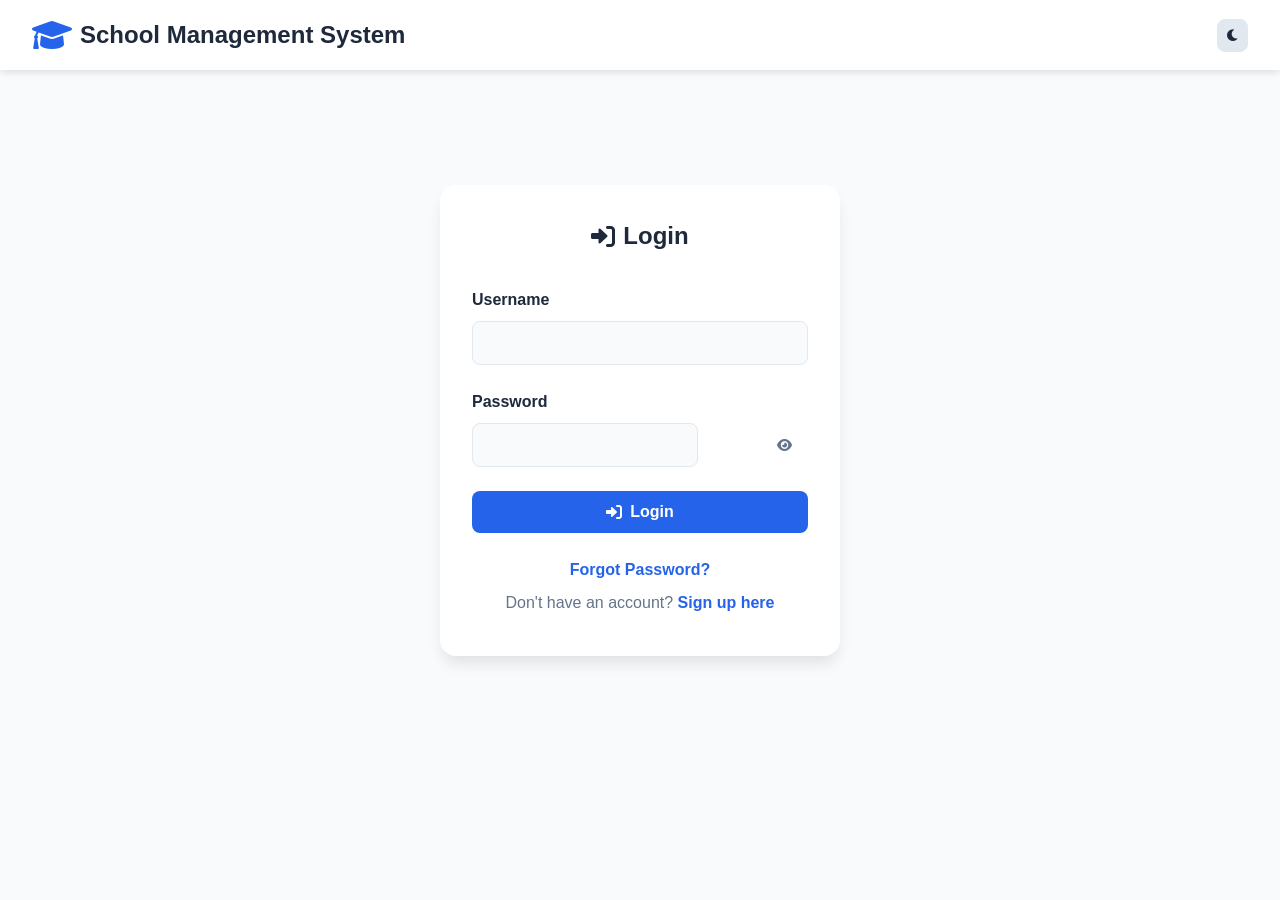
<file: login.html>
<!DOCTYPE html>
<html lang="en">
<head>
    <meta charset="UTF-8">
    <meta name="viewport" content="width=device-width, initial-scale=1.0">
    <title>Login - School Management System</title>
    <link rel="stylesheet" href="styles.css">
    <link href="https://cdnjs.cloudflare.com/ajax/libs/font-awesome/6.0.0/css/all.min.css" rel="stylesheet">
</head>
<body>
    <div class="container">
        <header class="header">
            <div class="logo">
                <i class="fas fa-graduation-cap"></i>
                <h1>School Management System</h1>
            </div>
            <div class="theme-toggle">
                <button id="themeToggle" class="theme-btn">
                    <i class="fas fa-moon"></i>
                </button>
            </div>
        </header>

        <main class="auth-container">
            <div class="auth-card">
                <h2><i class="fas fa-sign-in-alt"></i> Login</h2>
                
                <form id="loginForm" class="auth-form">
                    <div class="form-group">
                        <label for="username">Username</label>
                        <input type="text" id="username" name="username" required>
                    </div>

                    <div class="form-group">
                        <label for="password">Password</label>
                        <div class="password-input">
                            <input type="password" id="password" name="password" required>
                            <button type="button" class="password-toggle" onclick="togglePassword('password')">
                                <i class="fas fa-eye"></i>
                            </button>
                        </div>
                    </div>

                    <button type="submit" class="btn btn-primary btn-full">
                        <i class="fas fa-sign-in-alt"></i>
                        Login
                    </button>
                </form>

                <div class="auth-links">
                    <p><a href="forgot-password.html">Forgot Password?</a></p>
                    <p>Don't have an account? <a href="signup.html">Sign up here</a></p>
                </div>
            </div>
        </main>
    </div>

    <script src="script.js"></script>
</body>
</html>
</file>
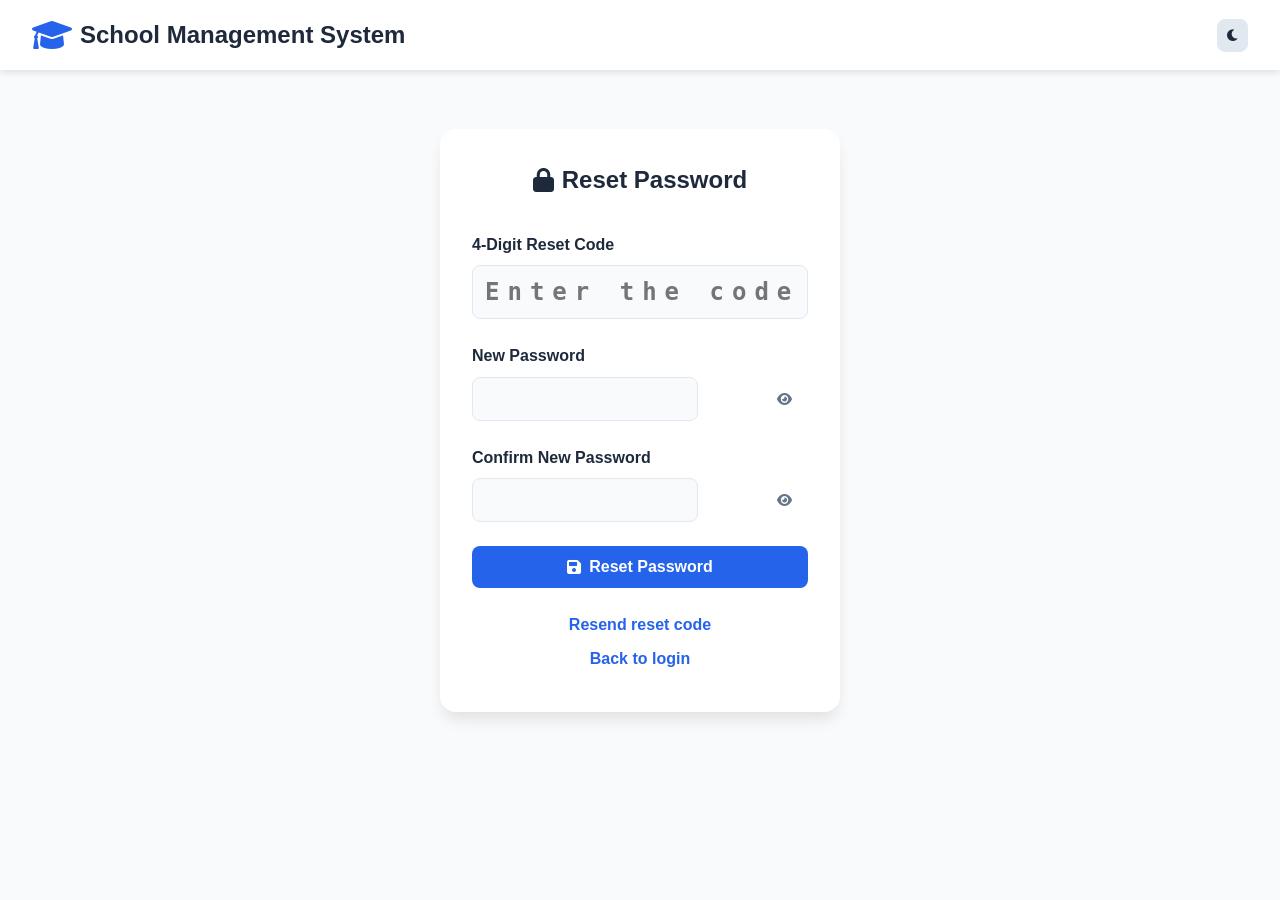
<file: reset-password.html>
<!DOCTYPE html>
<html lang="en">
<head>
    <meta charset="UTF-8">
    <meta name="viewport" content="width=device-width, initial-scale=1.0">
    <title>Reset Password - School Management System</title>
    <link rel="stylesheet" href="styles.css">
    <link href="https://cdnjs.cloudflare.com/ajax/libs/font-awesome/6.0.0/css/all.min.css" rel="stylesheet">
</head>
<body>
    <div class="container">
        <header class="header">
            <div class="logo">
                <i class="fas fa-graduation-cap"></i>
                <h1>School Management System</h1>
            </div>
            <div class="theme-toggle">
                <button id="themeToggle" class="theme-btn">
                    <i class="fas fa-moon"></i>
                </button>
            </div>
        </header>

        <main class="auth-container">
            <div class="auth-card">
                <h2><i class="fas fa-lock"></i> Reset Password</h2>
                
                <form id="resetPasswordForm" class="auth-form">
                    <input type="hidden" id="email" name="email">
                    
                    <div class="form-group">
                        <label for="resetCode">4-Digit Reset Code</label>
                        <input type="text" id="resetCode" name="resetCode" required 
                               placeholder="Enter the code sent to your email" maxlength="4" pattern="[0-9]{4}">
                    </div>

                    <div class="form-group">
                        <label for="newPassword">New Password</label>
                        <div class="password-input">
                            <input type="password" id="newPassword" name="newPassword" required>
                            <button type="button" class="password-toggle" onclick="togglePassword('newPassword')">
                                <i class="fas fa-eye"></i>
                            </button>
                        </div>
                    </div>

                    <div class="form-group">
                        <label for="confirmNewPassword">Confirm New Password</label>
                        <div class="password-input">
                            <input type="password" id="confirmNewPassword" name="confirmNewPassword" required>
                            <button type="button" class="password-toggle" onclick="togglePassword('confirmNewPassword')">
                                <i class="fas fa-eye"></i>
                            </button>
                        </div>
                    </div>

                    <button type="submit" class="btn btn-primary btn-full">
                        <i class="fas fa-save"></i>
                        Reset Password
                    </button>
                </form>

                <div class="auth-links">
                    <p><a href="forgot-password.html">Resend reset code</a></p>
                    <p><a href="login.html">Back to login</a></p>
                </div>
            </div>
        </main>
    </div>

    <script src="script.js"></script>
    <script>
        // Get email from URL parameters
        const urlParams = new URLSearchParams(window.location.search);
        const email = urlParams.get('email');
        if (email) {
            document.getElementById('email').value = email;
        }

        document.getElementById('resetPasswordForm').addEventListener('submit', handleResetPassword);

        function handleResetPassword(event) {
            event.preventDefault();
            
            const form = event.target;
            const formData = new FormData(form);
            const data = Object.fromEntries(formData);
            
            // Validate passwords match
            if (data.newPassword !== data.confirmNewPassword) {
                FormValidator.showError(form.confirmNewPassword, 'Passwords do not match');
                return;
            }
            
            // Validate password length
            if (!FormValidator.validatePassword(data.newPassword)) {
                FormValidator.showError(form.newPassword, 'Password must be at least 6 characters long');
                return;
            }
            
            const submitBtn = form.querySelector('button[type="submit"]');
            const originalText = submitBtn.innerHTML;
            submitBtn.innerHTML = '<span class="loading"></span> Resetting...';
            submitBtn.disabled = true;
            
            ApiHelper.post('api/reset-password.php', data)
                .then(response => {
                    AlertSystem.success('Password reset successfully!');
                    setTimeout(() => {
                        window.location.href = 'login.html';
                    }, 2000);
                })
                .catch(error => {
                    AlertSystem.error(error.message);
                })
                .finally(() => {
                    submitBtn.innerHTML = originalText;
                    submitBtn.disabled = false;
                });
        }
    </script>
</body>
</html>
</file>
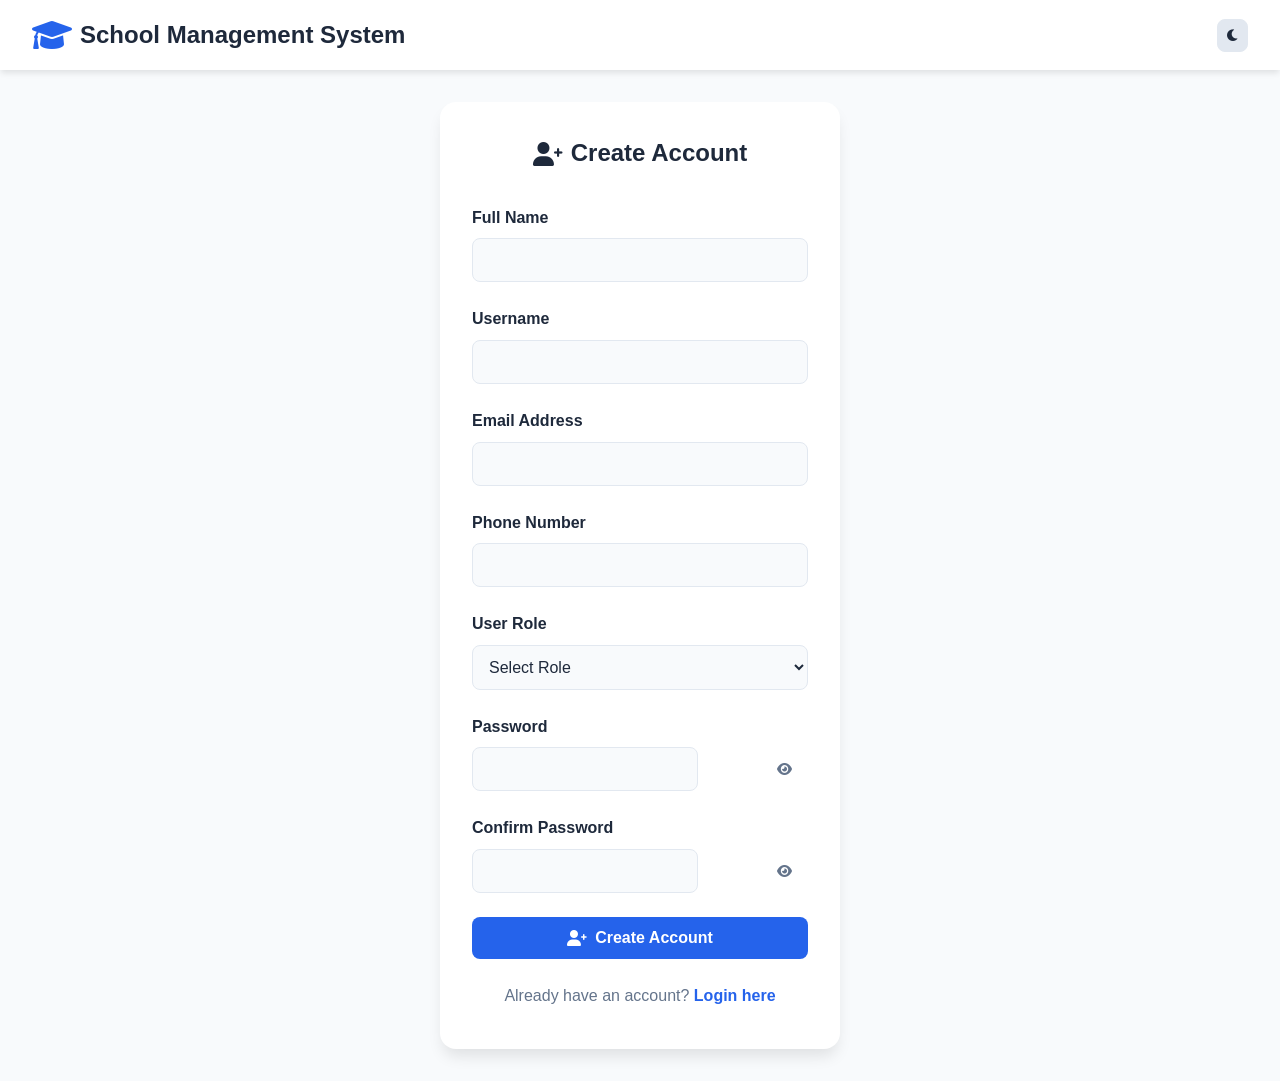
<file: signup.html>
<!DOCTYPE html>
<html lang="en">
<head>
    <meta charset="UTF-8">
    <meta name="viewport" content="width=device-width, initial-scale=1.0">
    <title>Sign Up - School Management System</title>
    <link rel="stylesheet" href="styles.css">
    <link href="https://cdnjs.cloudflare.com/ajax/libs/font-awesome/6.0.0/css/all.min.css" rel="stylesheet">
</head>
<body>
    <div class="container">
        <header class="header">
            <div class="logo">
                <i class="fas fa-graduation-cap"></i>
                <h1>School Management System</h1>
            </div>
            <div class="theme-toggle">
                <button id="themeToggle" class="theme-btn">
                    <i class="fas fa-moon"></i>
                </button>
            </div>
        </header>

        <main class="auth-container">
            <div class="auth-card">
                <h2><i class="fas fa-user-plus"></i> Create Account</h2>
                
                <form id="signupForm" class="auth-form">
                    <div class="form-group">
                        <label for="fullName">Full Name</label>
                        <input type="text" id="fullName" name="fullName" required>
                    </div>

                    <div class="form-group">
                        <label for="username">Username</label>
                        <input type="text" id="username" name="username" required>
                    </div>

                    <div class="form-group">
                        <label for="email">Email Address</label>
                        <input type="email" id="email" name="email" required>
                    </div>

                    <div class="form-group">
                        <label for="phone">Phone Number</label>
                        <input type="tel" id="phone" name="phone" required>
                    </div>

                    <div class="form-group">
                        <label for="userRole">User Role</label>
                        <select id="userRole" name="userRole" required>
                            <option value="">Select Role</option>
                            <option value="Admin">Admin</option>
                            <option value="DoS_Social_Affairs">DoS Social Affairs</option>
                            <option value="Finance">Finance</option>
                            <option value="DoS_Exam">DoS Exam</option>
                            <option value="Teacher">Teacher</option>
                        </select>
                    </div>

                    <div class="form-group">
                        <label for="password">Password</label>
                        <div class="password-input">
                            <input type="password" id="password" name="password" required>
                            <button type="button" class="password-toggle" onclick="togglePassword('password')">
                                <i class="fas fa-eye"></i>
                            </button>
                        </div>
                    </div>

                    <div class="form-group">
                        <label for="confirmPassword">Confirm Password</label>
                        <div class="password-input">
                            <input type="password" id="confirmPassword" name="confirmPassword" required>
                            <button type="button" class="password-toggle" onclick="togglePassword('confirmPassword')">
                                <i class="fas fa-eye"></i>
                            </button>
                        </div>
                    </div>

                    <button type="submit" class="btn btn-primary btn-full">
                        <i class="fas fa-user-plus"></i>
                        Create Account
                    </button>
                </form>

                <div class="auth-links">
                    <p>Already have an account? <a href="login.html">Login here</a></p>
                </div>
            </div>
        </main>
    </div>

    <script src="script.js"></script>
</body>
</html>
</file>
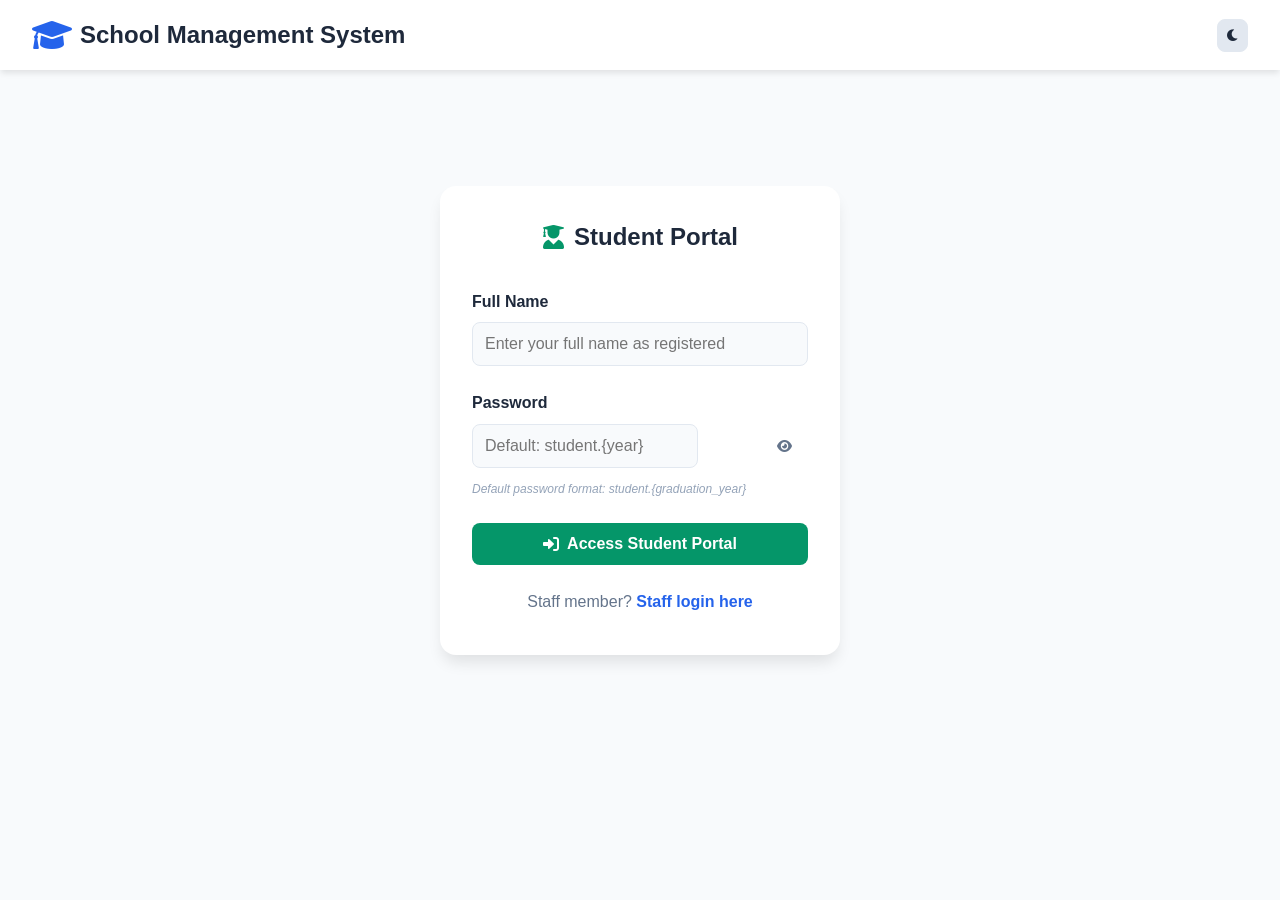
<file: student-login.html>
<!DOCTYPE html>
<html lang="en">
<head>
    <meta charset="UTF-8">
    <meta name="viewport" content="width=device-width, initial-scale=1.0">
    <title>Student Portal - School Management System</title>
    <link rel="stylesheet" href="styles.css">
    <link href="https://cdnjs.cloudflare.com/ajax/libs/font-awesome/6.0.0/css/all.min.css" rel="stylesheet">
</head>
<body>
    <div class="container">
        <header class="header">
            <div class="logo">
                <i class="fas fa-graduation-cap"></i>
                <h1>School Management System</h1>
            </div>
            <div class="theme-toggle">
                <button id="themeToggle" class="theme-btn">
                    <i class="fas fa-moon"></i>
                </button>
            </div>
        </header>

        <main class="auth-container">
            <div class="auth-card">
                <h2><i class="fas fa-user-graduate"></i> Student Portal</h2>
                
                <form id="studentLoginForm" class="auth-form">
                    <div class="form-group">
                        <label for="fullName">Full Name</label>
                        <input type="text" id="fullName" name="fullName" required 
                               placeholder="Enter your full name as registered">
                    </div>

                    <div class="form-group">
                        <label for="password">Password</label>
                        <div class="password-input">
                            <input type="password" id="password" name="password" required 
                                   placeholder="Default: student.{year}">
                            <button type="button" class="password-toggle" onclick="togglePassword('password')">
                                <i class="fas fa-eye"></i>
                            </button>
                        </div>
                        <small class="form-help">Default password format: student.{graduation_year}</small>
                    </div>

                    <button type="submit" class="btn btn-accent btn-full">
                        <i class="fas fa-sign-in-alt"></i>
                        Access Student Portal
                    </button>
                </form>

                <div class="auth-links">
                    <p>Staff member? <a href="login.html">Staff login here</a></p>
                </div>
            </div>
        </main>
    </div>

    <script src="script.js"></script>
    <script>
        document.getElementById('studentLoginForm').addEventListener('submit', handleStudentLogin);

        function handleStudentLogin(event) {
            event.preventDefault();
            
            const form = event.target;
            const formData = new FormData(form);
            const data = Object.fromEntries(formData);
            
            const submitBtn = form.querySelector('button[type="submit"]');
            const originalText = submitBtn.innerHTML;
            submitBtn.innerHTML = '<span class="loading"></span> Logging in...';
            submitBtn.disabled = true;
            
            ApiHelper.post('api/student-login.php', data)
                .then(response => {
                    AlertSystem.success('Welcome to your student portal!');
                    setTimeout(() => {
                        window.location.href = 'student-dashboard.html';
                    }, 1000);
                })
                .catch(error => {
                    AlertSystem.error(error.message);
                })
                .finally(() => {
                    submitBtn.innerHTML = originalText;
                    submitBtn.disabled = false;
                });
        }
    </script>
</body>
</html>
</file>
<file: styles.css>
/* CSS Variables for Theme Management */
:root {
  --primary-color: #2563eb;
  --secondary-color: #64748b;
  --accent-color: #059669;
  --success-color: #10b981;
  --warning-color: #f59e0b;
  --error-color: #ef4444;

  /* Light Theme */
  --bg-primary: #ffffff;
  --bg-secondary: #f8fafc;
  --bg-tertiary: #e2e8f0;
  --text-primary: #1e293b;
  --text-secondary: #64748b;
  --text-muted: #94a3b8;
  --border-color: #e2e8f0;
  --shadow: 0 4px 6px -1px rgba(0, 0, 0, 0.1);
  --shadow-lg: 0 10px 15px -3px rgba(0, 0, 0, 0.1);
}

[data-theme="dark"] {
  --bg-primary: #0f172a;
  --bg-secondary: #1e293b;
  --bg-tertiary: #334155;
  --text-primary: #f1f5f9;
  --text-secondary: #cbd5e1;
  --text-muted: #94a3b8;
  --border-color: #334155;
  --shadow: 0 4px 6px -1px rgba(0, 0, 0, 0.3);
  --shadow-lg: 0 10px 15px -3px rgba(0, 0, 0, 0.3);
}

/* Reset and Base Styles */
* {
  margin: 0;
  padding: 0;
  box-sizing: border-box;
}

body {
  font-family: "Segoe UI", Tahoma, Geneva, Verdana, sans-serif;
  background-color: var(--bg-secondary);
  color: var(--text-primary);
  line-height: 1.6;
  transition: all 0.3s ease;
}

.container {
  min-height: 100vh;
  display: flex;
  flex-direction: column;
}

/* Header Styles */
.header {
  background-color: var(--bg-primary);
  padding: 1rem 2rem;
  box-shadow: var(--shadow);
  display: flex;
  justify-content: space-between;
  align-items: center;
  position: sticky;
  top: 0;
  z-index: 100;
}

.logo {
  display: flex;
  align-items: center;
  gap: 0.5rem;
}

.logo i {
  font-size: 2rem;
  color: var(--primary-color);
}

.logo h1 {
  font-size: 1.5rem;
  font-weight: 700;
  color: var(--text-primary);
}

.theme-toggle .theme-btn {
  background: var(--bg-tertiary);
  border: 1px solid var(--border-color);
  color: var(--text-primary);
  padding: 0.5rem;
  border-radius: 0.5rem;
  cursor: pointer;
  transition: all 0.3s ease;
}

.theme-btn:hover {
  background: var(--primary-color);
  color: white;
}

/* Main Content */
.main-content {
  flex: 1;
  padding: 2rem;
  max-width: 1200px;
  margin: 0 auto;
  width: 100%;
}

.hero-section {
  text-align: center;
  margin-bottom: 3rem;
}

.hero-section h2 {
  font-size: 2.5rem;
  font-weight: 700;
  color: var(--text-primary);
  margin-bottom: 1rem;
}

.hero-section p {
  font-size: 1.2rem;
  color: var(--text-secondary);
  max-width: 600px;
  margin: 0 auto;
}

/* Button Styles */
.btn {
  display: inline-flex;
  align-items: center;
  gap: 0.5rem;
  padding: 0.75rem 1.5rem;
  border: none;
  border-radius: 0.5rem;
  font-size: 1rem;
  font-weight: 600;
  text-decoration: none;
  cursor: pointer;
  transition: all 0.3s ease;
  text-align: center;
}

.btn-primary {
  background-color: var(--primary-color);
  color: white;
}

.btn-primary:hover {
  background-color: #1d4ed8;
  transform: translateY(-2px);
}

.btn-secondary {
  background-color: var(--secondary-color);
  color: white;
}

.btn-secondary:hover {
  background-color: #475569;
  transform: translateY(-2px);
}

.btn-accent {
  background-color: var(--accent-color);
  color: white;
}

.btn-accent:hover {
  background-color: #047857;
  transform: translateY(-2px);
}

.btn-full {
  width: 100%;
  justify-content: center;
}

/* Auth Buttons */
.auth-buttons {
  display: flex;
  justify-content: center;
  gap: 1rem;
  margin-bottom: 3rem;
  flex-wrap: wrap;
}

/* Features Grid */
.features-grid {
  display: grid;
  grid-template-columns: repeat(auto-fit, minmax(250px, 1fr));
  gap: 2rem;
  margin-bottom: 3rem;
}

.feature-card {
  background: var(--bg-primary);
  padding: 2rem;
  border-radius: 1rem;
  box-shadow: var(--shadow);
  text-align: center;
  transition: all 0.3s ease;
}

.feature-card:hover {
  transform: translateY(-5px);
  box-shadow: var(--shadow-lg);
}

.feature-card i {
  font-size: 3rem;
  color: var(--primary-color);
  margin-bottom: 1rem;
}

.feature-card h3 {
  font-size: 1.5rem;
  font-weight: 600;
  color: var(--text-primary);
  margin-bottom: 1rem;
}

.feature-card p {
  color: var(--text-secondary);
}

/* Auth Container */
.auth-container {
  display: flex;
  justify-content: center;
  align-items: center;
  min-height: calc(100vh - 200px);
  padding: 2rem;
}

.auth-card {
  background: var(--bg-primary);
  padding: 2rem;
  border-radius: 1rem;
  box-shadow: var(--shadow-lg);
  width: 100%;
  max-width: 400px;
}

.auth-card h2 {
  text-align: center;
  margin-bottom: 2rem;
  color: var(--text-primary);
  display: flex;
  align-items: center;
  justify-content: center;
  gap: 0.5rem;
}

/* Form Styles */
.auth-form {
  display: flex;
  flex-direction: column;
  gap: 1.5rem;
}

.form-group {
  display: flex;
  flex-direction: column;
  gap: 0.5rem;
}

.form-group label {
  font-weight: 600;
  color: var(--text-primary);
}

.form-group input,
.form-group select {
  padding: 0.75rem;
  border: 1px solid var(--border-color);
  border-radius: 0.5rem;
  font-size: 1rem;
  background: var(--bg-secondary);
  color: var(--text-primary);
  transition: all 0.3s ease;
}

.form-group input:focus,
.form-group select:focus {
  outline: none;
  border-color: var(--primary-color);
  box-shadow: 0 0 0 3px rgba(37, 99, 235, 0.1);
}

.password-input {
  position: relative;
}

.password-toggle {
  position: absolute;
  right: 0.75rem;
  top: 50%;
  transform: translateY(-50%);
  background: none;
  border: none;
  color: var(--text-secondary);
  cursor: pointer;
  padding: 0.25rem;
}

.password-toggle:hover {
  color: var(--primary-color);
}

/* Form help text styling */
.form-help {
  font-size: 0.75rem;
  color: var(--text-muted);
  margin-top: 0.25rem;
  font-style: italic;
}

/* Reset code input styling */
input[name="resetCode"] {
  text-align: center;
  font-size: 1.5rem;
  font-weight: 600;
  letter-spacing: 0.5rem;
  font-family: monospace;
}

/* Auth Links */
.auth-links {
  text-align: center;
  margin-top: 1.5rem;
}

.auth-links p {
  margin: 0.5rem 0;
  color: var(--text-secondary);
}

.auth-links a {
  color: var(--primary-color);
  text-decoration: none;
  font-weight: 600;
}

.auth-links a:hover {
  text-decoration: underline;
}

/* Student portal specific styling */
.auth-card h2 i.fa-user-graduate {
  color: var(--accent-color);
}

/* Footer */
.footer {
  background: var(--bg-primary);
  padding: 1rem 2rem;
  text-align: center;
  color: var(--text-secondary);
  border-top: 1px solid var(--border-color);
}

/* Dashboard Styles */
.dashboard-container {
  padding: 2rem;
  max-width: 1400px;
  margin: 0 auto;
}

.dashboard-header {
  display: flex;
  justify-content: space-between;
  align-items: center;
  margin-bottom: 2rem;
  flex-wrap: wrap;
  gap: 1rem;
}

.dashboard-title {
  font-size: 2rem;
  font-weight: 700;
  color: var(--text-primary);
}

.user-info {
  display: flex;
  align-items: center;
  gap: 1rem;
}

.user-avatar {
  width: 40px;
  height: 40px;
  border-radius: 50%;
  background: var(--primary-color);
  display: flex;
  align-items: center;
  justify-content: center;
  color: white;
  font-weight: 600;
}

.logout-btn {
  background: var(--error-color);
  color: white;
  border: none;
  padding: 0.5rem 1rem;
  border-radius: 0.5rem;
  cursor: pointer;
  transition: all 0.3s ease;
}

.logout-btn:hover {
  background: #dc2626;
}

/* Grade Cards */
.grade-grid {
  display: grid;
  grid-template-columns: repeat(auto-fit, minmax(300px, 1fr));
  gap: 2rem;
  margin-bottom: 3rem;
}

.grade-card {
  background: var(--bg-primary);
  padding: 2rem;
  border-radius: 1rem;
  box-shadow: var(--shadow);
  text-align: center;
  cursor: pointer;
  transition: all 0.3s ease;
  text-decoration: none;
  color: inherit;
}

.grade-card:hover {
  transform: translateY(-5px);
  box-shadow: var(--shadow-lg);
}

.grade-card h3 {
  font-size: 2rem;
  font-weight: 700;
  color: var(--primary-color);
  margin-bottom: 1rem;
}

.grade-card p {
  color: var(--text-secondary);
  font-size: 1.1rem;
}

/* Table Styles */
.table-container {
  background: var(--bg-primary);
  border-radius: 1rem;
  box-shadow: var(--shadow);
  overflow: hidden;
  margin-bottom: 2rem;
}

.table-header {
  padding: 1.5rem;
  border-bottom: 1px solid var(--border-color);
  display: flex;
  justify-content: space-between;
  align-items: center;
  flex-wrap: wrap;
  gap: 1rem;
}

.table-title {
  font-size: 1.5rem;
  font-weight: 600;
  color: var(--text-primary);
}

.table-actions {
  display: flex;
  gap: 0.5rem;
  flex-wrap: wrap;
}

.data-table {
  width: 100%;
  border-collapse: collapse;
}

.data-table th,
.data-table td {
  padding: 1rem;
  text-align: left;
  border-bottom: 1px solid var(--border-color);
}

.data-table th {
  background: var(--bg-secondary);
  font-weight: 600;
  color: var(--text-primary);
}

.data-table td {
  color: var(--text-secondary);
}

.data-table tr:hover {
  background: var(--bg-secondary);
}

/* Action Buttons */
.action-btn {
  padding: 0.25rem 0.5rem;
  border: none;
  border-radius: 0.25rem;
  font-size: 0.875rem;
  cursor: pointer;
  transition: all 0.3s ease;
  margin: 0 0.125rem;
}

.btn-edit {
  background: var(--warning-color);
  color: white;
}

.btn-delete {
  background: var(--error-color);
  color: white;
}

.btn-view {
  background: var(--primary-color);
  color: white;
}

/* Modal Styles */
.modal {
  display: none;
  position: fixed;
  top: 0;
  left: 0;
  width: 100%;
  height: 100%;
  background: rgba(0, 0, 0, 0.5);
  z-index: 1000;
  align-items: center;
  justify-content: center;
}

.modal.active {
  display: flex;
}

.modal-content {
  background: var(--bg-primary);
  padding: 2rem;
  border-radius: 1rem;
  box-shadow: var(--shadow-lg);
  width: 90%;
  max-width: 500px;
  max-height: 90vh;
  overflow-y: auto;
}

.modal-header {
  display: flex;
  justify-content: space-between;
  align-items: center;
  margin-bottom: 1.5rem;
}

.modal-title {
  font-size: 1.5rem;
  font-weight: 600;
  color: var(--text-primary);
}

.modal-close {
  background: none;
  border: none;
  font-size: 1.5rem;
  color: var(--text-secondary);
  cursor: pointer;
  padding: 0.25rem;
}

.modal-close:hover {
  color: var(--error-color);
}

/* Alert Styles */
.alert {
  padding: 1rem;
  border-radius: 0.5rem;
  margin-bottom: 1rem;
  display: flex;
  align-items: center;
  gap: 0.5rem;
}

.alert-success {
  background: rgba(16, 185, 129, 0.1);
  color: var(--success-color);
  border: 1px solid rgba(16, 185, 129, 0.2);
}

.alert-error {
  background: rgba(239, 68, 68, 0.1);
  color: var(--error-color);
  border: 1px solid rgba(239, 68, 68, 0.2);
}

.alert-warning {
  background: rgba(245, 158, 11, 0.1);
  color: var(--warning-color);
  border: 1px solid rgba(245, 158, 11, 0.2);
}

/* Loading Spinner */
.loading {
  display: inline-block;
  width: 20px;
  height: 20px;
  border: 3px solid rgba(255, 255, 255, 0.3);
  border-radius: 50%;
  border-top-color: #fff;
  animation: spin 1s ease-in-out infinite;
}

@keyframes spin {
  to {
    transform: rotate(360deg);
  }
}

/* Dashboard specific styles */
.header-actions {
  display: flex;
  align-items: center;
  gap: 1rem;
}

.dashboard-stats {
  display: flex;
  gap: 1rem;
  flex-wrap: wrap;
}

.stat-card {
  background: var(--bg-primary);
  padding: 1.5rem;
  border-radius: 0.75rem;
  box-shadow: var(--shadow);
  display: flex;
  align-items: center;
  gap: 1rem;
  min-width: 150px;
}

.stat-card i {
  font-size: 2rem;
  color: var(--primary-color);
}

.stat-info {
  display: flex;
  flex-direction: column;
}

.stat-number {
  font-size: 1.5rem;
  font-weight: 700;
  color: var(--text-primary);
}

.stat-label {
  font-size: 0.875rem;
  color: var(--text-secondary);
}

.grade-stats {
  margin-top: 1rem;
  font-size: 0.875rem;
  color: var(--text-muted);
}

.quick-actions {
  margin-top: 3rem;
}

.quick-actions h2 {
  margin-bottom: 1.5rem;
  color: var(--text-primary);
}

.action-grid {
  display: grid;
  grid-template-columns: repeat(auto-fit, minmax(150px, 1fr));
  gap: 1rem;
}

.action-card {
  background: var(--bg-primary);
  border: 1px solid var(--border-color);
  padding: 1.5rem;
  border-radius: 0.75rem;
  cursor: pointer;
  transition: all 0.3s ease;
  display: flex;
  flex-direction: column;
  align-items: center;
  gap: 0.5rem;
  text-decoration: none;
  color: var(--text-primary);
}

.action-card:hover {
  transform: translateY(-2px);
  box-shadow: var(--shadow-lg);
  border-color: var(--primary-color);
}

.action-card i {
  font-size: 2rem;
  color: var(--primary-color);
}

.action-card span {
  font-weight: 600;
  text-align: center;
}

/* Breadcrumb */
.breadcrumb {
  display: flex;
  align-items: center;
  gap: 0.5rem;
  margin-bottom: 1rem;
  font-size: 0.875rem;
}

.breadcrumb a {
  color: var(--primary-color);
  text-decoration: none;
}

.breadcrumb a:hover {
  text-decoration: underline;
}

.breadcrumb i {
  color: var(--text-muted);
  font-size: 0.75rem;
}

/* Table wrapper for horizontal scroll */
.table-wrapper {
  overflow-x: auto;
}

/* Student links */
.student-link {
  color: var(--primary-color);
  text-decoration: none;
  font-weight: 600;
}

.student-link:hover {
  text-decoration: underline;
}

/* Dropdown styles */
.dropdown {
  position: relative;
  display: inline-block;
}

.dropdown-toggle {
  background: var(--primary-color);
  color: white;
  border: none;
  padding: 0.5rem 1rem;
  border-radius: 0.25rem;
  cursor: pointer;
  display: flex;
  align-items: center;
  gap: 0.5rem;
}

.dropdown-toggle:after {
  content: "\f107";
  font-family: "Font Awesome 6 Free";
  font-weight: 900;
  margin-left: 0.5rem;
}

.dropdown-menu {
  display: none;
  position: absolute;
  top: 100%;
  left: 0;
  background: var(--bg-primary);
  border: 1px solid var(--border-color);
  border-radius: 0.5rem;
  box-shadow: var(--shadow-lg);
  z-index: 1000;
  min-width: 150px;
}

.dropdown:hover .dropdown-menu {
  display: block;
}

.dropdown-item {
  display: flex;
  align-items: center;
  gap: 0.5rem;
  padding: 0.75rem 1rem;
  color: var(--text-primary);
  text-decoration: none;
  border-bottom: 1px solid var(--border-color);
}

.dropdown-item:last-child {
  border-bottom: none;
}

.dropdown-item:hover {
  background: var(--bg-secondary);
}

/* Action buttons group */
.action-buttons {
  display: flex;
  gap: 0.25rem;
}

/* Form actions */
.form-actions {
  display: flex;
  gap: 1rem;
  justify-content: flex-end;
  margin-top: 1rem;
}

/* Text center utility */
.text-center {
  text-align: center;
}

/* Exam Management Styles */
.exam-container {
  max-width: 1200px;
  margin: 0 auto;
}

.exam-step {
  background: var(--bg-primary);
  border-radius: 1rem;
  box-shadow: var(--shadow);
  overflow: hidden;
  margin-bottom: 2rem;
}

.step-header {
  background: var(--bg-secondary);
  padding: 1.5rem;
  border-bottom: 1px solid var(--border-color);
  display: flex;
  justify-content: space-between;
  align-items: center;
  flex-wrap: wrap;
  gap: 1rem;
}

.step-header h2 {
  color: var(--text-primary);
  display: flex;
  align-items: center;
  gap: 0.5rem;
  margin: 0;
}

.exam-info {
  background: var(--primary-color);
  color: white;
  padding: 0.5rem 1rem;
  border-radius: 0.5rem;
  font-weight: 600;
}

.exam-form {
  padding: 2rem;
}

.form-row {
  display: grid;
  grid-template-columns: 1fr 1fr;
  gap: 1.5rem;
  margin-bottom: 1.5rem;
}

/* Marks Table Styles */
.marks-container {
  padding: 1.5rem;
}

.marks-table-container {
  overflow-x: auto;
  margin-bottom: 2rem;
  border: 1px solid var(--border-color);
  border-radius: 0.5rem;
}

.marks-table {
  width: 100%;
  border-collapse: collapse;
  min-width: 1200px;
}

.marks-table th,
.marks-table td {
  padding: 0.75rem;
  text-align: center;
  border-bottom: 1px solid var(--border-color);
  border-right: 1px solid var(--border-color);
}

.marks-table th {
  background: var(--bg-secondary);
  font-weight: 600;
  color: var(--text-primary);
  position: sticky;
  top: 0;
  z-index: 10;
}

.marks-table th:first-child,
.marks-table td:first-child {
  text-align: left;
  position: sticky;
  left: 0;
  background: var(--bg-primary);
  z-index: 5;
}

.marks-table th:first-child {
  z-index: 15;
}

.student-info {
  min-width: 200px;
}

.student-name {
  font-weight: 600;
  color: var(--text-primary);
}

.student-adm {
  font-size: 0.875rem;
  color: var(--text-secondary);
}

.marks-input {
  width: 80px;
  padding: 0.5rem;
  border: 1px solid var(--border-color);
  border-radius: 0.25rem;
  text-align: center;
  background: var(--bg-secondary);
  color: var(--text-primary);
}

.marks-input:focus {
  outline: none;
  border-color: var(--primary-color);
  box-shadow: 0 0 0 2px rgba(37, 99, 235, 0.1);
}

.total-marks,
.average-marks {
  font-weight: 600;
  color: var(--primary-color);
}

.marks-actions {
  display: flex;
  gap: 1rem;
  justify-content: center;
  flex-wrap: wrap;
}

/* Exam Display Styles */
.exam-marks-container {
  margin-top: 3rem;
}

.marks-display-table {
  font-size: 0.875rem;
}

.marks-display-table th,
.marks-display-table td {
  padding: 0.5rem;
}

.grade-display {
  font-weight: 700;
  padding: 0.25rem 0.5rem;
  border-radius: 0.25rem;
  text-align: center;
}

.grade-display.a {
  background: rgba(16, 185, 129, 0.1);
  color: var(--success-color);
}

.grade-display.b {
  background: rgba(59, 130, 246, 0.1);
  color: var(--primary-color);
}

.grade-display.c {
  background: rgba(245, 158, 11, 0.1);
  color: var(--warning-color);
}

.grade-display.d {
  background: rgba(239, 68, 68, 0.1);
  color: var(--error-color);
}

.grade-display.e {
  background: rgba(107, 114, 128, 0.1);
  color: var(--text-secondary);
}

/* Sort Controls */
.sort-controls {
  display: flex;
  align-items: center;
  gap: 0.5rem;
}

.sort-select {
  padding: 0.5rem;
  border: 1px solid var(--border-color);
  border-radius: 0.25rem;
  background: var(--bg-secondary);
  color: var(--text-primary);
}

.exam-name {
  font-weight: 600;
  color: var(--text-primary);
}

/* Responsive Design for Exam Tables */
@media (max-width: 768px) {
  .form-row {
    grid-template-columns: 1fr;
  }

  .marks-table {
    font-size: 0.75rem;
  }

  .marks-table th,
  .marks-table td {
    padding: 0.5rem;
  }

  .marks-input {
    width: 60px;
    padding: 0.25rem;
  }

  .student-info {
    min-width: 150px;
  }

  .marks-actions {
    flex-direction: column;
  }

  .sort-controls {
    flex-direction: column;
    align-items: stretch;
  }
}

@media (max-width: 480px) {
  .step-header {
    flex-direction: column;
    align-items: flex-start;
  }

  .exam-form {
    padding: 1rem;
  }

  .marks-container {
    padding: 1rem;
  }
}

/* Responsive Design */
@media (max-width: 768px) {
  .header {
    padding: 1rem;
  }

  .logo h1 {
    font-size: 1.2rem;
  }

  .main-content {
    padding: 1rem;
  }

  .hero-section h2 {
    font-size: 2rem;
  }

  .auth-buttons {
    flex-direction: column;
    align-items: center;
  }

  .auth-buttons .btn {
    width: 100%;
    max-width: 300px;
  }

  .dashboard-header {
    flex-direction: column;
    align-items: flex-start;
  }

  .table-header {
    flex-direction: column;
    align-items: flex-start;
  }

  .table-actions {
    width: 100%;
    justify-content: flex-start;
  }

  .data-table {
    font-size: 0.875rem;
  }

  .data-table th,
  .data-table td {
    padding: 0.5rem;
  }
}

@media (max-width: 480px) {
  .auth-card {
    padding: 1.5rem;
    margin: 1rem;
  }

  .modal-content {
    padding: 1.5rem;
    margin: 1rem;
  }

  .features-grid {
    grid-template-columns: 1fr;
  }

  .grade-grid {
    grid-template-columns: 1fr;
  }
}

/* Print Styles */
@media print {
  .header,
  .footer,
  .theme-toggle,
  .auth-buttons,
  .table-actions,
  .action-btn {
    display: none !important;
  }

  body {
    background: white !important;\
    color: black
</file>
